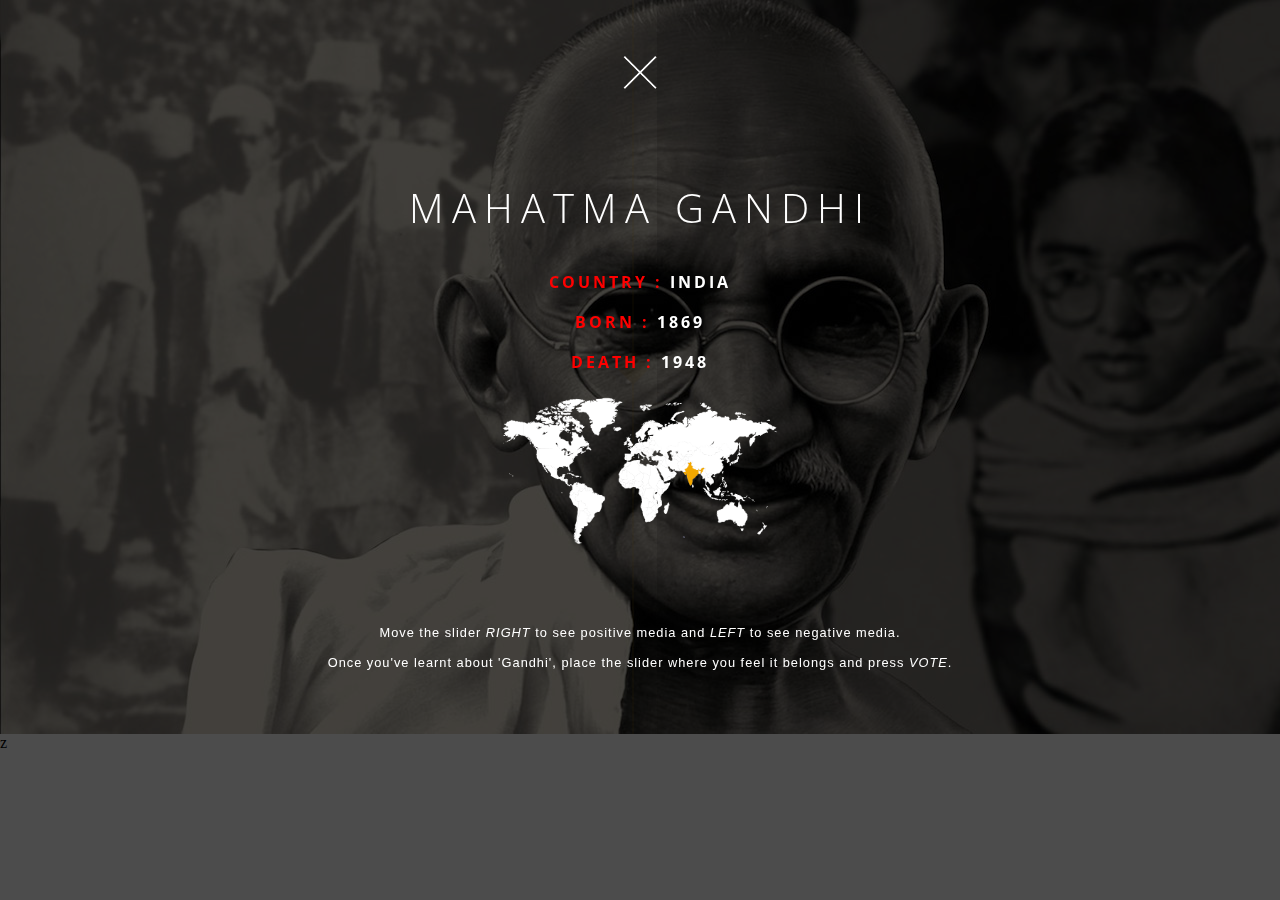
<file: OnlyHuman/index.html>
<!DOCTYPE HTML>
<html>
<head>
	<title>Only Human</title>
	<meta http-equiv="Content-Type" content="text/html; charset=UTF-8">
	<link rel="stylesheet" href="css/style.css"/>
	<link href='https://fonts.googleapis.com/css?family=Open+Sans' rel='stylesheet' type='text/css'>


</head>	

<body>





	<div id="container">
 	<div><img alt="before" src="assets/gandhi_good.jpg" width="1313" height="734">

 	</div>
 	<div><img alt="after" src="assets/gandhi_bad.jpg" width="1313" height="734" /></div>
	</div>

	

	<div id="lightbox" style="background-image: url('assets/overlay.png')">
	<div id="close" width="100%"><img src="assets/close.png"></div>
	<h1>MAHATMA GANDHI</h1>
	<span style="color:red">COUNTRY : </span><span>INDIA</span><br>

    <span style="color:red">BORN : </span><span>1869</span><br>
    <span style="color:red">DEATH : </span><span>1948</span><br></br>
    <div id="map" width="100%"><img src="assets/indiamap.png"></div>

    <div id="instructions">Move the slider <i>RIGHT</i> to see positive media and <i>LEFT</i> to see negative media.<br>Once you've learnt about 'Gandhi', place the slider where you feel it belongs and press <i>VOTE</i>.</div>


    
    
	</div>


	<script type="text/javascript" src="js/jquery-1.6.1.min.js"></script>
	<script type="text/javascript" src="js/jquery-ui-1.8.13.custom.min.js"></script>
	<script type="text/javascript" src="js/jquery.beforeafter-1.4.js"></script>
	
	<script type="text/javascript">

		$(function(){
		$('#container').beforeAfter();
		});

		$('#close').live('click', function() { //must use live, as the lightbox element is inserted into the DOM
		$('#lightbox').fadeOut(500);

		});





 	</script>z






</body>
</html>
</file>
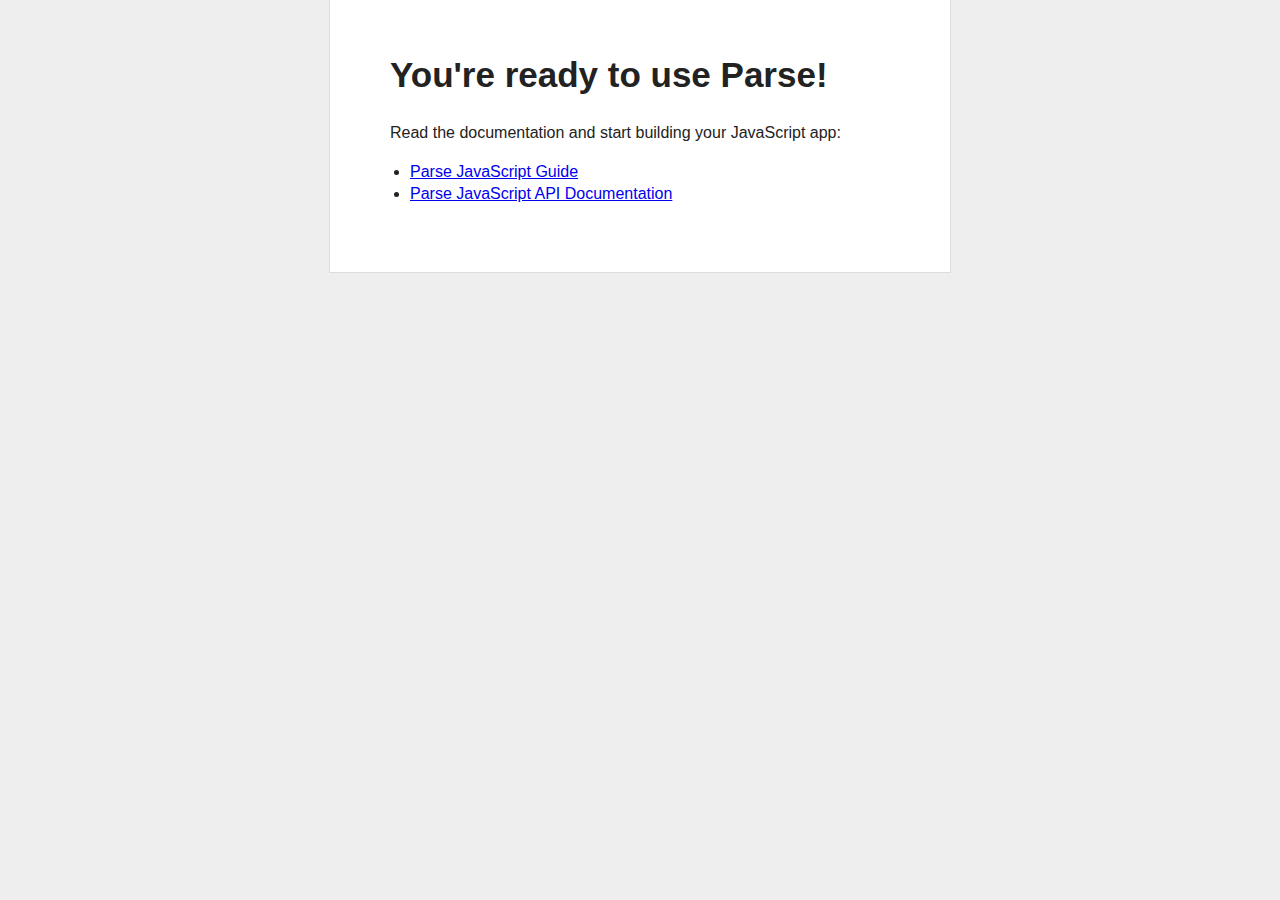
<file: final/parse-js-blank/index.html>
<!doctype html>
<head>
  <meta charset="utf-8">

  <title>My Parse App</title>
  <meta name="description" content="My Parse App">
  <meta name="viewport" content="width=device-width">
  <link rel="stylesheet" href="css/reset.css">
  <link rel="stylesheet" href="css/styles.css">
  <script type="text/javascript" src="http://ajax.googleapis.com/ajax/libs/jquery/1.7.2/jquery.min.js"></script>
  <script type="text/javascript" src="http://www.parsecdn.com/js/parse-latest.js"></script>
</head>

<body>
  
  <div id="main">
    <h1>You're ready to use Parse!</h1>

    <p>Read the documentation and start building your JavaScript app:</p>

    <ul>
      <li><a href="https://www.parse.com/docs/js_guide">Parse JavaScript Guide</a></li>
      <li><a href="https://www.parse.com/docs/js">Parse JavaScript API Documentation</a></li>
    </ul>

    <div style="display:none" class="error">
      Looks like there was a problem saving the test object. Make sure you've set your application ID and javascript key correctly in the call to <code>Parse.initialize</code> in this file.
    </div>

    <div style="display:none" class="success">
      <p>We've also just created your first object using the following code:</p>
      
        <code>
          var TestObject = Parse.Object.extend("TestObject");<br/>
          var testObject = new TestObject();<br/>
          testObject.save({foo: "bar"});
        </code>
    </div>
  </div>

  <script type="text/javascript">
    Parse.initialize("3t6lItJqcBbUZ6tLjBfACmO3fuIr7OeyfkS3W5x4", "C1TunX9QeYKA5Q4VSD5eiZvVJQPAZ7Stg17S8RNH");
    
   
      }
    });
  </script>
  
</body>

</html>
</file>
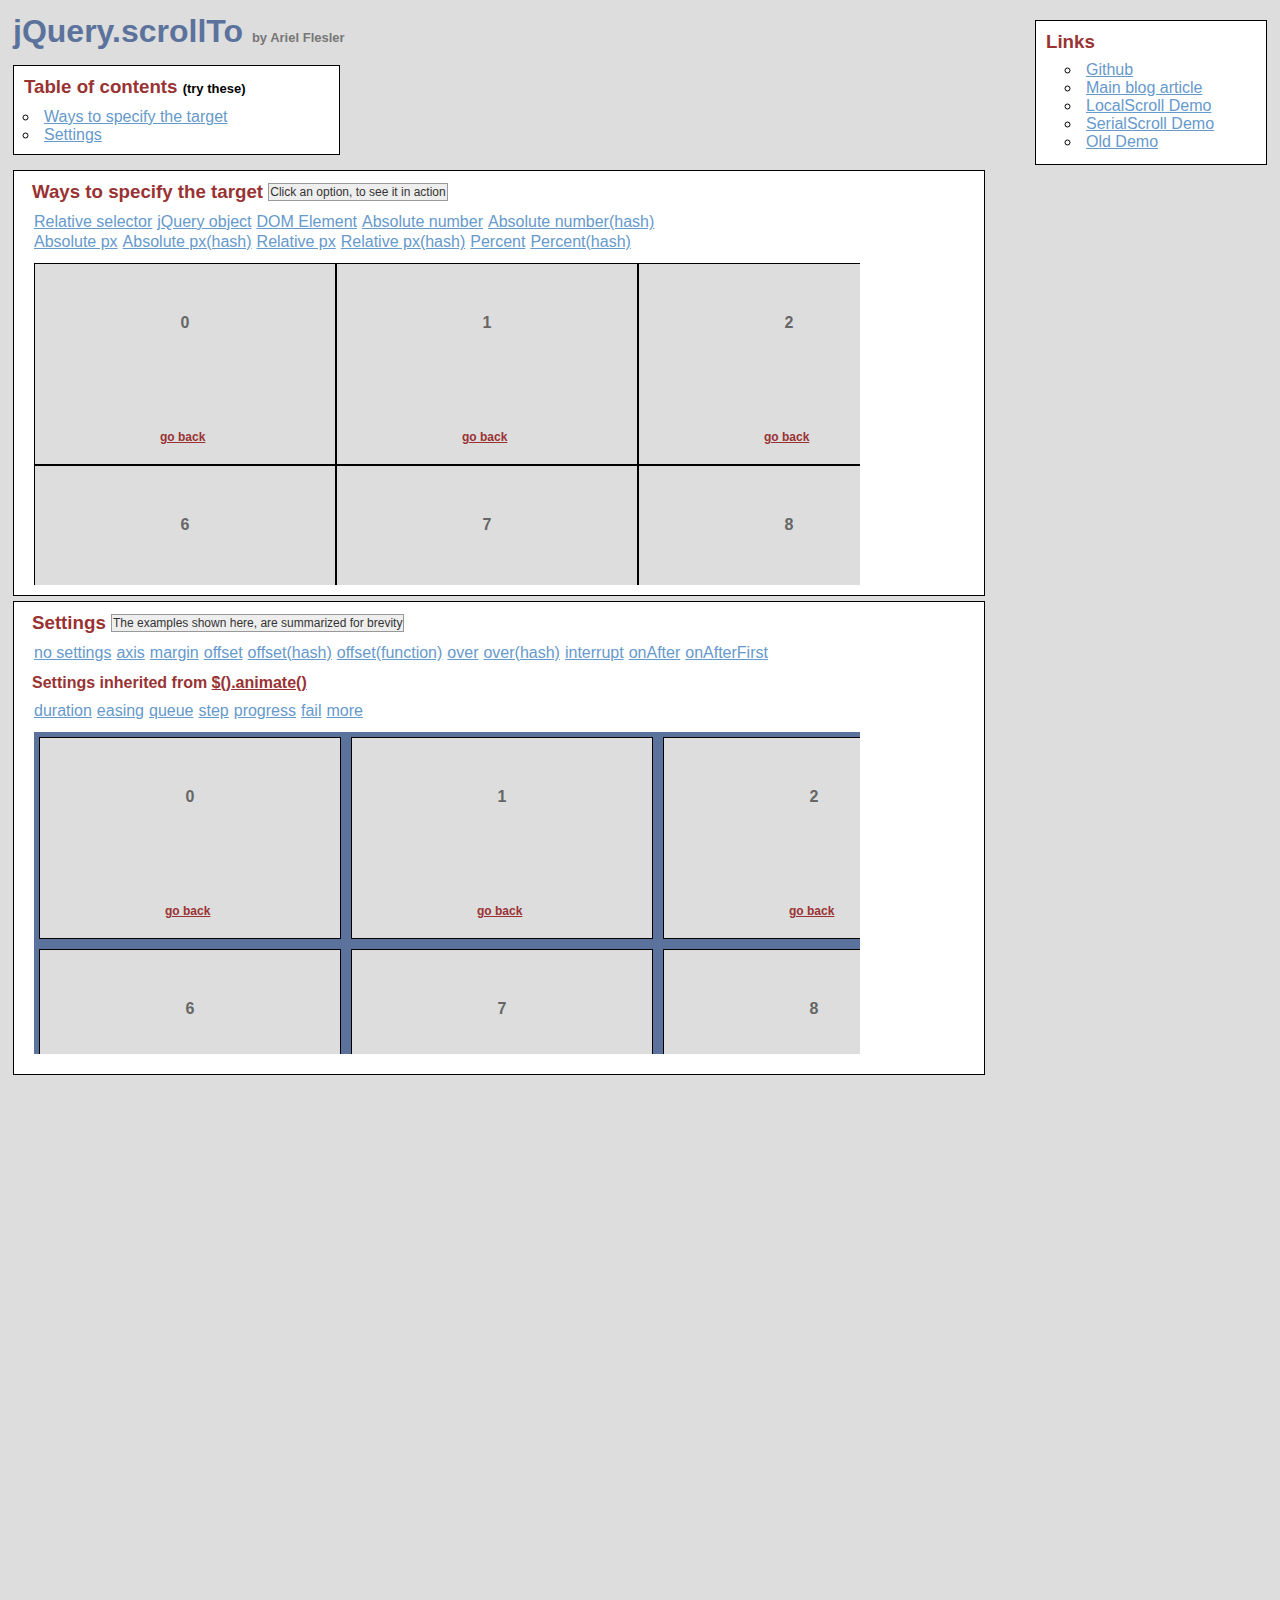
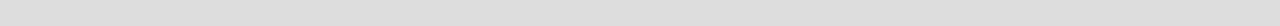
<file: OnlyHuman/js/jquery.scrollTo-master/demo/index.html>
<!DOCTYPE html PUBLIC "-//W3C//DTD XHTML 1.0 Transitional//EN" "http://www.w3.org/TR/xhtml1/DTD/xhtml1-transitional.dtd">
<html xmlns="http://www.w3.org/1999/xhtml">
<head>
	<meta http-equiv="Content-Type" content="text/html; charset=iso-8859-1" />
	<title>jQuery.scrollTo</title>
	<meta name="keywords" content="javascript, jquery, plugins, scroll, scrollTo, smooth, animation, to, effect, ariel, flesler, window, overflow, element, navigation, customizable" />
	<meta name="description" content="Demo of jQuery.scrollTo. Lightweight, cross-browser and highly customizable animated scrolling with jQuery, made by Ariel Flesler." />
	<meta name="robots" content="index,follow" />
	<link type="text/css" rel="stylesheet" href="css/style.css" />
	<script type="text/javascript" src="https://ajax.googleapis.com/ajax/libs/jquery/1.8.0/jquery.min.js"></script>
	<script type="text/javascript" src="../jquery.scrollTo.min.js"></script>
	<script type="text/javascript">
		jQuery(function( $ ){
			/**
			 * Demo binding and preparation, no need to read this part
			 */
				//borrowed from jQuery easing plugin
				//http://gsgd.co.uk/sandbox/jquery.easing.php
				$.easing.elasout = function(x, t, b, c, d) {
					var s=1.70158;var p=0;var a=c;
					if (t==0) return b;  if ((t/=d)==1) return b+c;  if (!p) p=d*.3;
					if (a < Math.abs(c)) { a=c; var s=p/4; }
					else var s = p/(2*Math.PI) * Math.asin (c/a);
					return a*Math.pow(2,-10*t) * Math.sin( (t*d-s)*(2*Math.PI)/p ) + c + b;
				};
				$('a.back').click(function() {
					$(this).parents('div.pane').scrollTo(0, 800, { queue:true });
					$(this).parents('div.section').find('span.message').text( this.title);
					return false;
				});
				//just for the example, to stop the click on the links.
				$('ul.links').click(function(e){
					var link = e.target;
					if (link.target === '_blank') {
						return;
					}
					e.preventDefault();
					link.blur();
					if (link.title) {
						$(this).parent().find('span.message').text(link.title);
					}
				});
			
			// This one is important, many browsers don't reset scroll on refreshes
			// Reset all scrollable panes to (0,0)
			$('div.pane').scrollTo(0);
			// Reset the screen to (0,0)
			$.scrollTo(0);
			
			// TOC, shows how to scroll the whole window
			$('#toc a').click(function() {//$.scrollTo works EXACTLY the same way, but scrolls the whole screen
				$.scrollTo(this.hash, 1500, { easing:'elasout' });
				$(this.hash).find('span.message').text(this.title);
				return false;
			});
			
			// Target examples bindings
			var $target = $('#pane-target');
			$('#target-examples a').click(function() {
				$target.stop(true);
			});

			$('#relative-selector').click(function() {
				$target.scrollTo('li:eq(7)', 800);
			});
			$('#jquery-object').click(function() {
				$target.scrollTo($('#pane-target li:eq(14)') , 800);
			});
			$('#dom-element').click(function() {
				$target.scrollTo(document.getElementById('twenty'), 800);
			});
			$('#absolute-number').click(function() {
				$target.scrollTo(150, 800);
			});
			$('#absolute-number-hash').click(function() {
				$target.scrollTo({ top:800, left:700}, 800);
			});
			$('#absolute-px').click(function() {
				$target.scrollTo('520px', 800);
			});
			$('#absolute-px-hash').click(function() {
				$target.scrollTo({top:'110px', left:'290px'}, 800);
			});
			$('#relative-px').click(function() {
				$target.scrollTo('+=100', 500);
			});
			$('#relative-px-hash').click(function() {				
				$target.scrollTo({top:'-=100px', left:'+=100'}, 500);
			});
			$('#percentage-px').click(function() {				
				$target.scrollTo('50%', 800);
			});
			$('#percentage-px-hash').click(function() {				
				$target.scrollTo({top:'50%', left:'20%'}, 800);
			});
			
			// Settings examples bindings, they will all scroll to the same place, with different settings
			var $settings = $('#pane-settings');
			$('#settings-examples a').click(function() {
				// before each animation, reset to (0,0), skip this.
				$settings.stop(true).scrollTo(0);
			});
			
			$('#settings-no').click(function() {
				$settings.scrollTo('li:eq(15)', 1000);
			});
			$('#settings-axis').click(function() {// only scroll horizontally
				$settings.scrollTo('li:eq(15)', 1000, { axis:'x' });
			});
			$('#settings-duration').click(function() {// it's the same as specifying it in the 2nd argument
				$settings.scrollTo('li:eq(15)', { duration: 3000 });
			});
			$('#settings-easing').click(function() {
				$settings.scrollTo('li:eq(15)', 2500, { easing:'elasout' });
			});
			$('#settings-margin').click(function() {//scroll to the "outer" position of the element
				$settings.scrollTo('li:eq(15)', 1000, { margin:true });
			});
			$('#settings-offset').click(function() {//same as { top:-50, left:-50 }
				$settings.scrollTo('li:eq(15)', 1000, { offset:-50 });
			});
			$('#settings-offset-hash').click(function() {
				$settings.scrollTo('li:eq(15)', 1000, { offset:{ top:-5, left:-30 } });
			});
			$('#settings-offset-function').click(function() {
				$settings.scrollTo('li:eq(15)', 1000, {offset: function() { return {top:-30, left:-5}; }});
			});
			$('#settings-over').click(function() {//same as { top:-50, left:-50 }
				$settings.scrollTo('li:eq(15)', 1000, { over:0.5 });
			});
			$('#settings-over-hash').click(function() {
				$settings.scrollTo('li:eq(15)', 1000, { over:{ top:0.2, left:-0.5 } });
			});
			$('#settings-interrupt').click(function() {
				$settings.scrollTo('li:eq(15)', 10000, { interrupt:true });
			});
			$('#settings-queue').click(function() {//in this case, having 'axis' as 'xy' or 'yx' matters.
				$settings.scrollTo('li:eq(15)', 2000, { queue:true });
			});
			$('#settings-onAfter').click(function() {
				$settings.scrollTo('li:eq(15)', 2000, { 
					onAfter:function() {
						$('#settings-message').text('Got there!');
					}
				});
			});
			$('#settings-onAfterFirst').click(function() {//onAfterFirst exists only when queuing
				$settings.scrollTo('li:eq(15)', 1600, { 
					queue:true,
					onAfterFirst:function() {
						$('#settings-message').text('Got there horizontally!');
					},
					onAfter:function() {
						$('#settings-message').text('Got there vertically!');
					}
				});
			});
			$('#settings-step').click(function() {
				$settings.scrollTo('li:eq(15)', 2000, {step:function(now) {
					$('#settings-message').text(now.toFixed(2));
				}});
			});
			$('#settings-progress').click(function() {
				$settings.scrollTo('li:eq(15)', 2000, {progress:function(_, now) {
					$('#settings-message').text(Math.round(now*100) + '%');
				}});
			});
			$('#settings-fail').click(function() {
				$settings.scrollTo('li:eq(15)', 10000, {interrupt:true, fail:function() {
					$('#settings-message').text('Scroll interrupted!');
				}});
			});
		});
	</script>
</head>
<body>
	<h1>jQuery.scrollTo&nbsp;<strong>by Ariel Flesler</strong></h1>
	
	<div id="toc" class="part">
		<h3>Table of contents&nbsp;<strong>(try these)</strong></h3>
		<ul>
			<li><a title="$.scrollTo('#target-examples', 800, {easing:'elasout'});" href="#target-examples">Ways to specify the target</a></li>
			<li><a title="$.scrollTo('#settings-examples', 800, {easing:'elasout'});" href="#settings-examples">Settings</a></li>
		</ul>
	</div>
	
	<div id="links" class="part">
		<h3>Links</h3>
		<ul>
			<li><a target="_blank" href="https://github.com/flesler/jquery.scrollTo">Github</a></li>
			<li><a target="_blank" href="http://flesler.blogspot.com/2007/10/jqueryscrollto.html">Main blog article</a></li>
			<li><a target="_blank" href="http://demos.flesler.com/jquery/localScroll/">LocalScroll Demo</a></li>
			<li><a target="_blank" href="http://demos.flesler.com/jquery/serialScroll/">SerialScroll Demo</a></li>
			<li><a target="_blank" href="index.old.html">Old Demo</a></li>
		</ul>
	</div>
	<div id="target-examples" class="section part">
		<h3>Ways to specify the target&nbsp;<span id="target-message" class="message">Click an option, to see it in action</span></h3>
		<ul class="links">
			<li><a title="$(...).scrollTo('li:eq(7)', 800);" id="relative-selector" href="#">Relative selector</a></li>
			<li><a title="$(...).scrollTo($('div li:eq(14)'), 800);" id="jquery-object" href="#">jQuery object</a></li>
			<li><a title="$(...).scrollTo(document.getElementById('twenty'), 800);" id="dom-element" href="#">DOM Element</a></li>
			<li><a title="$(...).scrollTo(150, 800);" id="absolute-number" href="#">Absolute number</a></li>
			<li><a title="$(...).scrollTo({ top:800, left:700}, 800);" id="absolute-number-hash" href="#">Absolute number(hash)</a></li>
		</ul>
		<ul class="links">
			<li><a title="$(...).scrollTo('520px', 800);" id="absolute-px" href="#">Absolute px</a></li>
			<li><a title="$(...).scrollTo({top:'110px', left:'290px'}, 800);" id="absolute-px-hash" href="#">Absolute px(hash)</a></li>
			<li><a title="$(...).scrollTo('+=100px', 800);" id="relative-px" href="#">Relative px</a></li>
			<li><a title="$(...).scrollTo({top:'-=100px', left:'+=100'}, 800);" id="relative-px-hash" href="#">Relative px(hash)</a></li>
			<li><a title="$(...).scrollTo('50%', 800);" id="percentage-px" href="#">Percent</a></li>
			<li><a title="$(...).scrollTo({top:'50%', left:'20%'}, 800);" id="percentage-px-hash" href="#">Percent(hash)</a></li>
		</ul>
		<div id="pane-target" class="pane">
			<ul class="elements" style="height:1011px; width:1820px;">
				<li><p>0</p><a href="#" title="$(...).scrollTo(0, 800, {queue:true});" class="back">go back</a></li><li><p>1</p><a href="#" title="$(...).scrollTo(0, 800, {queue:true});" class="back">go back</a></li><li><p>2</p><a href="#" title="$(...).scrollTo(0, 800, {queue:true});" class="back">go back</a></li><li><p>3</p><a href="#" title="$(...).scrollTo(0, 800, {queue:true});" class="back">go back</a></li><li><p>4</p><a href="#" title="$(...).scrollTo(0, 800, {queue:true});" class="back">go back</a></li><li><p>5</p><a href="#" title="$(...).scrollTo(0, 800, {queue:true});" class="back">go back</a></li><li><p>6</p><a href="#" title="$(...).scrollTo(0, 800, {queue:true});" class="back">go back</a></li><li><p>7</p><a href="#" title="$(...).scrollTo(0, 800, {queue:true});" class="back">go back</a></li><li><p>8</p><a href="#" title="$(...).scrollTo(0, 800, {queue:true});" class="back">go back</a></li><li><p>9</p><a href="#" title="$(...).scrollTo(0, 800, {queue:true});" class="back">go back</a></li><li><p>10</p><a href="#" title="$(...).scrollTo(0, 800, {queue:true});" class="back">go back</a></li><li><p>11</p><a href="#" title="$(...).scrollTo(0, 800, {queue:true});" class="back">go back</a></li><li><p>12</p><a href="#" title="$(...).scrollTo(0, 800, {queue:true});" class="back">go back</a></li><li><p>13</p><a href="#" title="$(...).scrollTo(0, 800, {queue:true});" class="back">go back</a></li><li><p>14</p><a href="#" title="$(...).scrollTo(0, 800, {queue:true});" class="back">go back</a></li><li><p>15</p><a href="#" title="$(...).scrollTo(0, 800, {queue:true});" class="back">go back</a></li><li><p>16</p><a href="#" title="$(...).scrollTo(0, 800, {queue:true});" class="back">go back</a></li><li><p>17</p><a href="#" title="$(...).scrollTo(0, 800, {queue:true});" class="back">go back</a></li><li><p>18</p><a href="#" title="$(...).scrollTo(0, 800, {queue:true});" class="back">go back</a></li><li><p>19</p><a href="#" title="$(...).scrollTo(0, 800, {queue:true});" class="back">go back</a></li><li id="twenty"><p>20</p><a href="#" title="$(...).scrollTo(0, 800, {queue:true});" class="back">go back</a></li><li><p>21</p><a href="#" title="$(...).scrollTo(0, 800, {queue:true});" class="back">go back</a></li><li><p>22</p><a href="#" title="$(...).scrollTo(0, 800, {queue:true});" class="back">go back</a></li><li><p>23</p><a href="#" title="$(...).scrollTo(0, 800, {queue:true});" class="back">go back</a></li><li><p>24</p><a href="#" title="$(...).scrollTo(0, 800, {queue:true});" class="back">go back</a></li><li><p>25</p><a href="#" title="$(...).scrollTo(0, 800, {queue:true});" class="back">go back</a></li><li><p>26</p><a href="#" title="$(...).scrollTo(0, 800, {queue:true});" class="back">go back</a></li><li><p>27</p><a href="#" title="$(...).scrollTo(0, 800, {queue:true});" class="back">go back</a></li><li><p>28</p><a href="#" title="$(...).scrollTo(0, 800, {queue:true});" class="back">go back</a></li><li><p>29</p><a href="#" title="$(...).scrollTo(0, 800, {queue:true});" class="back">go back</a></li>
			</ul>
		</div>
	</div>
	<div id="settings-examples" class="section part">
		<h3>Settings&nbsp;<span id="settings-message" class="message">The examples shown here, are summarized for brevity</span></h3>
		<ul class="links">
			<li><a title="$(...).scrollTo('li:eq(15)', 1000);" id="settings-no" href="#">no settings</a></li>
			<li><a title="$(...).scrollTo('li:eq(15)', 1000, {axis:'x'});//only scroll on this axis (can be x, y, xy or yx)" id="settings-axis" href="#">axis</a></li>
			<li><a title="$(...).scrollTo('li:eq(15)', 1000, {margin:true});//deduct the margin and border from the final position" id="settings-margin" href="#">margin</a></li>
			<li><a title="$(...).scrollTo('li:eq(15)', 1000, {offset:-50});//add or deduct from the final position" id="settings-offset" href="#">offset</a></li>
			<li><a title="$(...).scrollTo('li:eq(15)', 1000, {offset: {top:-5, left:-30} });" id="settings-offset-hash" href="#">offset(hash)</a></li>
			<li><a title="$(...).scrollTo('li:eq(15)', 1000, {offset: function() { return {top:-30, left:-5}; }});" id="settings-offset-function" href="#">offset(function)</a></li>
			<li><a title="$(...).scrollTo('li:eq(15)', 1000, {over:0.5});//add or deduct a fraction of its height/width" id="settings-over" href="#">over</a></li>
			<li><a title="$(...).scrollTo('li:eq(15)', 1000, {over:{top:0.2, left:-0.5});" id="settings-over-hash" href="#">over(hash)</a></li>
			<li><a title="Scroll manually to interrupt the animation" id="settings-interrupt" href="#">interrupt</a></li>
			<li><a title="$(...).scrollTo('li:eq(15)', 1600, {onAfter:function() { } });//called after the scrolling ends" id="settings-onAfter" href="#">onAfter</a></li>
			<li><a title="$(...).scrollTo('li:eq(15)', 1600, {queue:true, onAfterFirst:function() { } });//called after the first axis scrolled" id="settings-onAfterFirst" href="#">onAfterFirst</a></li>
		</ul>
		<h4>Settings inherited from <a href="http://api.jquery.com/animate/#animate-properties-options" target="_blank">$().animate()</a></h4>
		<ul class="links">
			<li><a title="$(...).scrollTo('li:eq(15)', {duration:3000});//another way of calling the plugin" id="settings-duration" href="#">duration</a></li>
			<li><a title="$(...).scrollTo('li:eq(15)', 2500, {easing:'elasout'});//specify an easing equation" id="settings-easing" href="#">easing</a></li>
			<li><a title="$(...).scrollTo('li:eq(15)', 1600, {queue:true});//scroll one axis, then the other" id="settings-queue" href="#">queue</a></li>
			<li><a title="$(...).scrollTo('li:eq(15)', 2500, {step:function() { }'});//specify a step function" id="settings-step" href="#">step</a></li>
			<li><a title="$(...).scrollTo('li:eq(15)', 2500, {progress:function() { }'});//specify a progress function" id="settings-progress" href="#">progress</a></li>
			<li><a title="Scroll manually to interrupt and trigger the callback" id="settings-fail" href="#">fail</a></li>
			<li><a href="http://api.jquery.com/animate/#animate-properties-options" target="_blank">more</a></li>
		</ul>
		<div id="pane-settings" class="pane">
			<ul class="elements" style="height:1062px;width:1877px;">
				<li><p>0</p><a href="#" title="$(...).scrollTo(0, 800, {queue:true});" class="back">go back</a></li><li><p>1</p><a href="#" title="$(...).scrollTo(0, 800, {queue:true});" class="back">go back</a></li><li><p>2</p><a href="#" title="$(...).scrollTo(0, 800, {queue:true});" class="back">go back</a></li><li><p>3</p><a href="#" title="$(...).scrollTo(0, 800, {queue:true});" class="back">go back</a></li><li><p>4</p><a href="#" title="$(...).scrollTo(0, 800, {queue:true});" class="back">go back</a></li><li><p>5</p><a href="#" title="$(...).scrollTo(0, 800, {queue:true});" class="back">go back</a></li><li><p>6</p><a href="#" title="$(...).scrollTo(0, 800, {queue:true});" class="back">go back</a></li><li><p>7</p><a href="#" title="$(...).scrollTo(0, 800, {queue:true});" class="back">go back</a></li><li><p>8</p><a href="#" title="$(...).scrollTo(0, 800, {queue:true});" class="back">go back</a></li><li><p>9</p><a href="#" title="$(...).scrollTo(0, 800, {queue:true});" class="back">go back</a></li><li><p>10</p><a href="#" title="$(...).scrollTo(0, 800, {queue:true});" class="back">go back</a></li><li><p>11</p><a href="#" title="$(...).scrollTo(0, 800, {queue:true});" class="back">go back</a></li><li><p>12</p><a href="#" title="$(...).scrollTo(0, 800, {queue:true});" class="back">go back</a></li><li><p>13</p><a href="#" title="$(...).scrollTo(0, 800, {queue:true});" class="back">go back</a></li><li><p>14</p><a href="#" title="$(...).scrollTo(0, 800, {queue:true});" class="back">go back</a></li><li><p>15</p><a href="#" title="$(...).scrollTo(0, 800, {queue:true});" class="back">go back</a></li><li><p>16</p><a href="#" title="$(...).scrollTo(0, 800, {queue:true});" class="back">go back</a></li><li><p>17</p><a href="#" title="$(...).scrollTo(0, 800, {queue:true});" class="back">go back</a></li><li><p>18</p><a href="#" title="$(...).scrollTo(0, 800, {queue:true});" class="back">go back</a></li><li><p>19</p><a href="#" title="$(...).scrollTo(0, 800, {queue:true});" class="back">go back</a></li><li><p>20</p><a href="#" title="$(...).scrollTo(0, 800, {queue:true});" class="back">go back</a></li><li><p>21</p><a href="#" title="$(...).scrollTo(0, 800, {queue:true});" class="back">go back</a></li><li><p>22</p><a href="#" title="$(...).scrollTo(0, 800, {queue:true});" class="back">go back</a></li><li><p>23</p><a href="#" title="$(...).scrollTo(0, 800, {queue:true});" class="back">go back</a></li><li><p>24</p><a href="#" title="$(...).scrollTo(0, 800, {queue:true});" class="back">go back</a></li><li><p>25</p><a href="#" title="$(...).scrollTo(0, 800, {queue:true});" class="back">go back</a></li><li><p>26</p><a href="#" title="$(...).scrollTo(0, 800, {queue:true});" class="back">go back</a></li><li><p>27</p><a href="#" title="$(...).scrollTo(0, 800, {queue:true});" class="back">go back</a></li><li><p>28</p><a href="#" title="$(...).scrollTo(0, 800, {queue:true});" class="back">go back</a></li><li><p>29</p><a href="#" title="$(...).scrollTo(0, 800, {queue:true});" class="back">go back</a></li>
			</ul>
		</div>
	</div>
</body>
</html>
</file>
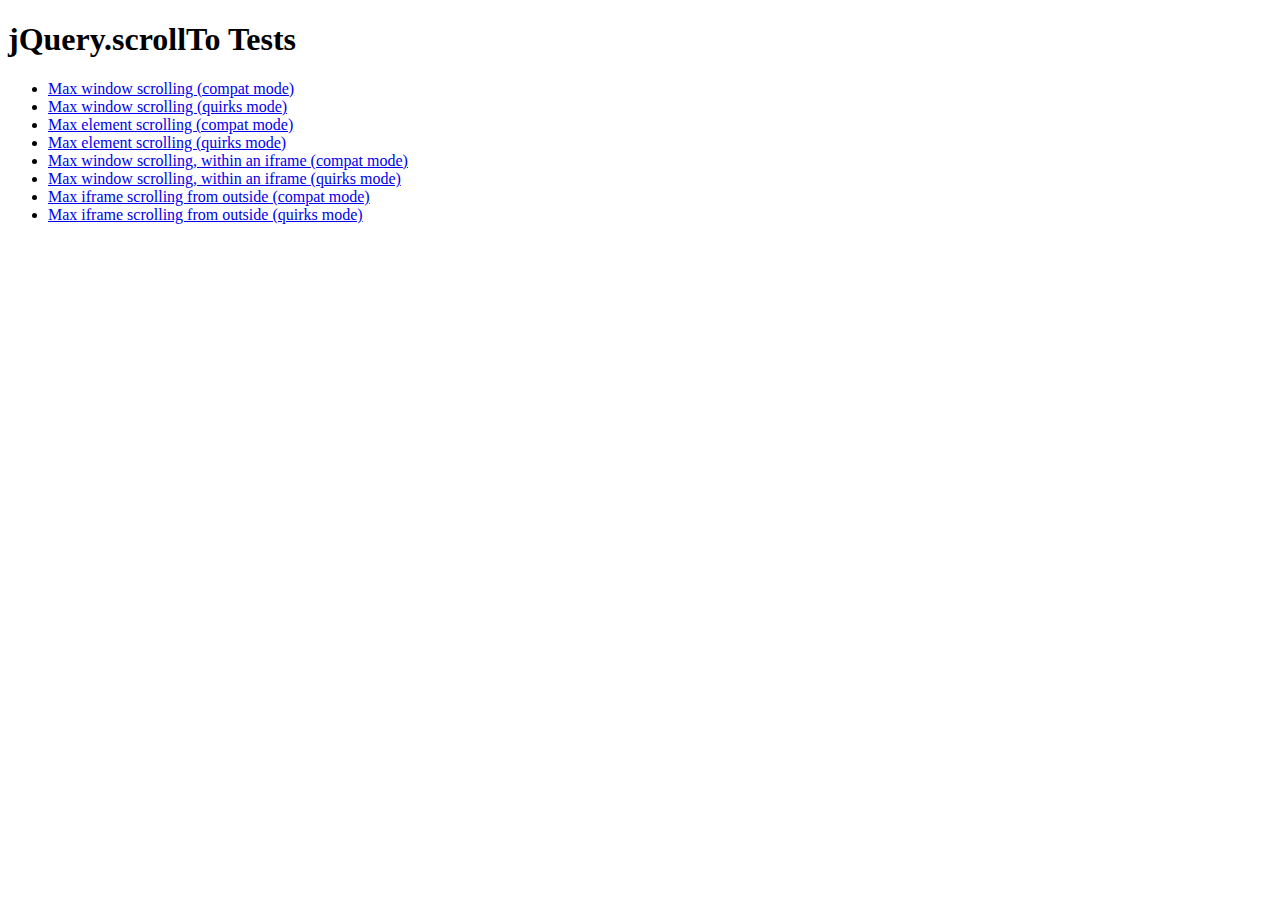
<file: OnlyHuman/js/jquery.scrollTo-master/tests/index.html>
<!DOCTYPE html PUBLIC "-//W3C//DTD XHTML 1.0 Transitional//EN" "http://www.w3.org/TR/xhtml1/DTD/xhtml1-transitional.dtd">
<html xmlns="http://www.w3.org/1999/xhtml">
<head>
	<meta http-equiv="Content-Type" content="text/html; charset=iso-8859-1" />
	<title>jQuery.scrollTo Tests</title>
	<meta name="keywords" content="javascript, jquery, plugins, scroll, scrollTo, smooth, animation, to, effect, ariel, flesler, window, overflow, element, navigation, customizable" />
	<meta name="description" content="Tests for jQuery ScrollTo. Made by Ariel Flesler." />
	<meta name="robots" content="index,follow" />
</head>
<body>
	<h1>jQuery.scrollTo Tests</h1>
	
	<ul>
		<li><a href="WinMaxY-compat.html">Max window scrolling (compat mode)</a></li>
		<li><a href="WinMaxY-quirks.html">Max window scrolling (quirks mode)</a></li>
		<li><a href="ElemMaxY-compat.html">Max element scrolling (compat mode)</a></li>
		<li><a href="ElemMaxY-quirks.html">Max element scrolling (quirks mode)</a></li>
		<li><a href="WinMaxY-with-iframe-compat.html">Max window scrolling, within an iframe (compat mode)</a></li>
		<li><a href="WinMaxY-with-iframe-quirks.html">Max window scrolling, within an iframe (quirks mode)</a></li>
		<li><a href="WinMaxY-to-iframe-compat.html">Max iframe scrolling from outside (compat mode)</a></li>
		<li><a href="WinMaxY-to-iframe-quirks.html">Max iframe scrolling from outside (quirks mode)</a></li>
	</ul>
</body>
</html>
</file>
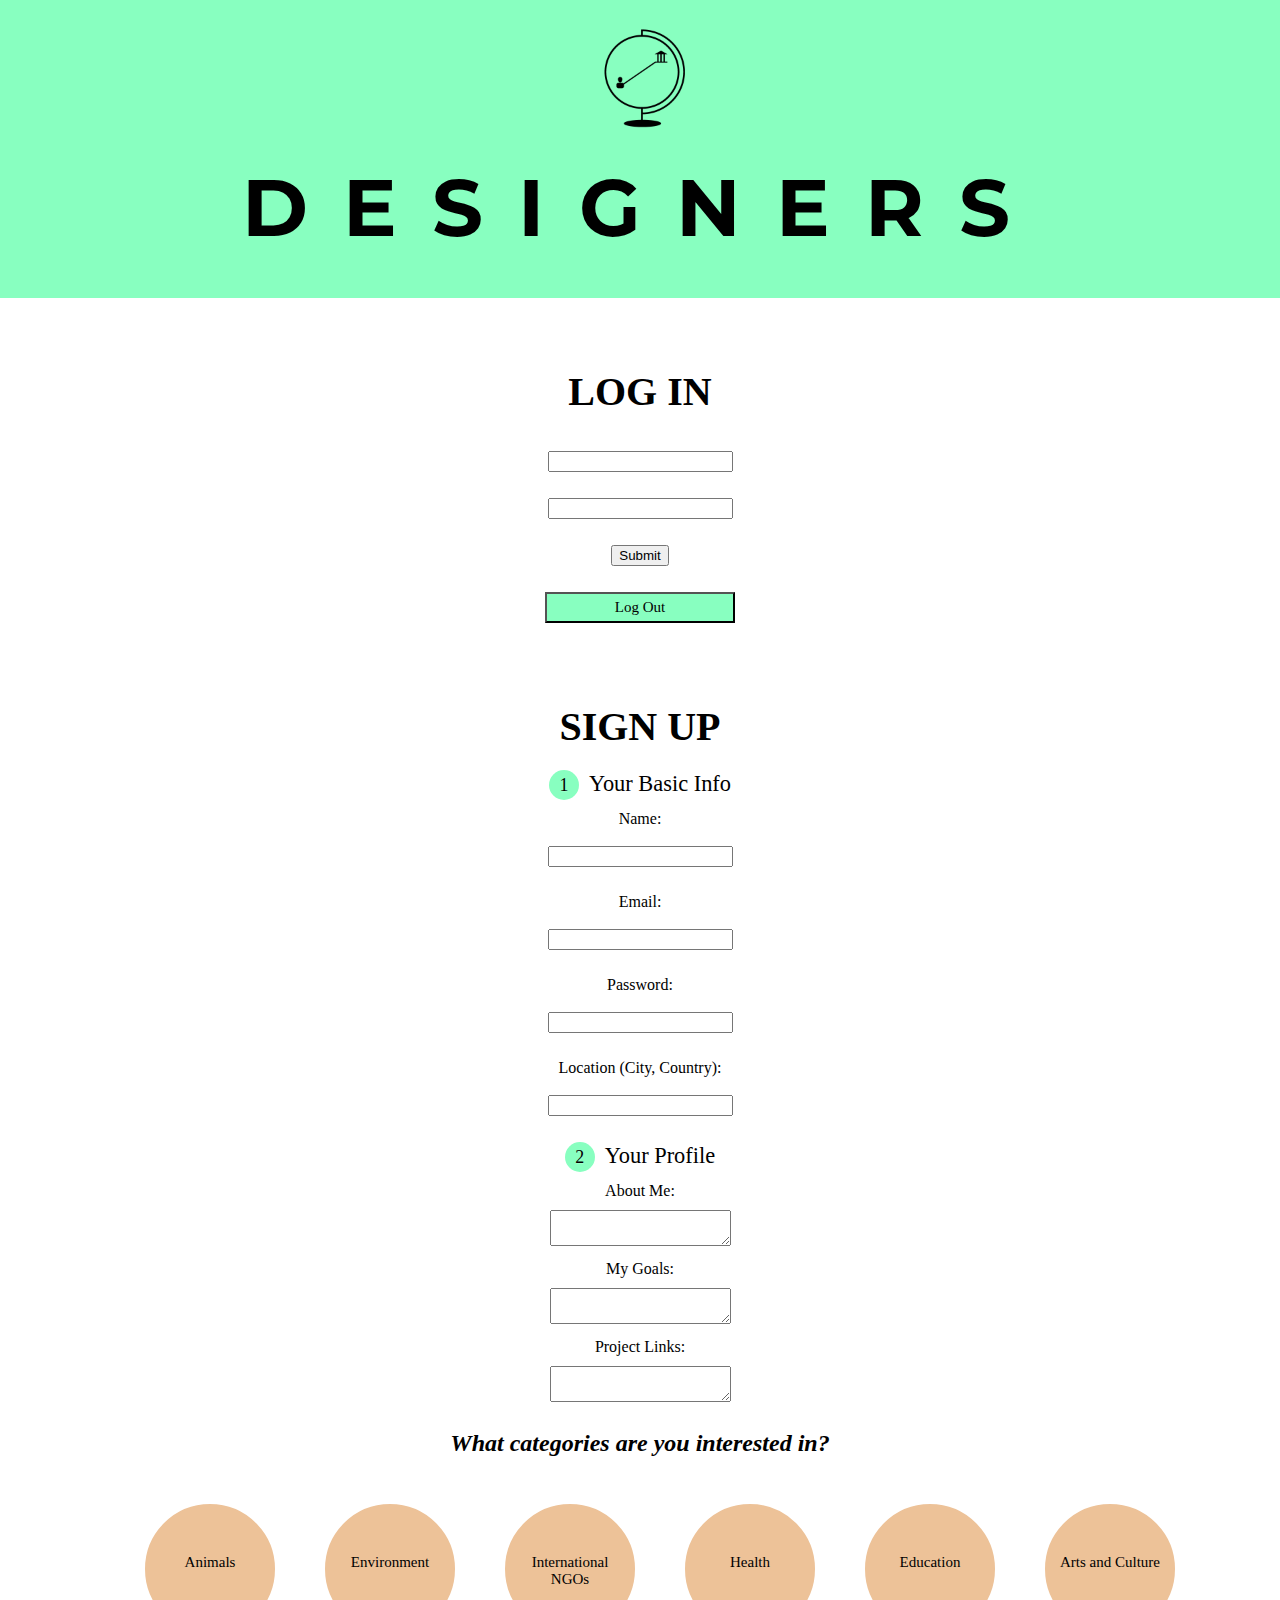
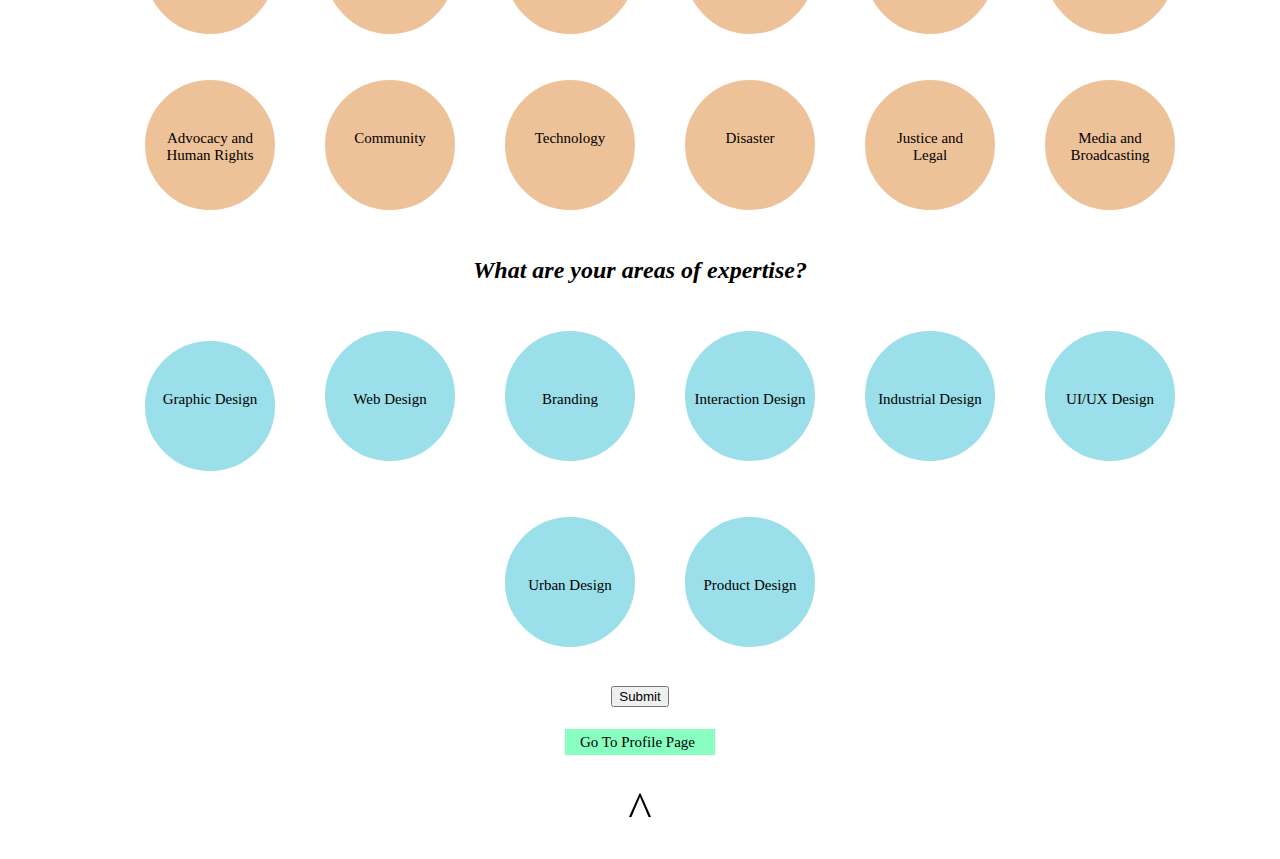
<file: final/designer.html>
<!DOCTYPE html>
<html>
<head>

	<title>Designers</title>
	<link rel="stylesheet" type="text/css" href="css/setup.css">
  <script type="text/javascript" src="http://ajax.googleapis.com/ajax/libs/jquery/1.7.2/jquery.min.js"></script>
  <script type="text/javascript" src="http://www.parsecdn.com/js/parse-latest.js"></script>


</head>

<body>


	<header id="header">
		<center><a href="index.html"><img src="images/enhance.png" width="100px"></a></center>
		<h1>Designers</h1>

	</header>

  <div id="current-user"></div>

<center>
  <h2>Log In</h2>
  <form id="login">
    <p><input id="login-name" type="text"></p>
    <p><input id="login-password" type="password"></p>
    <p><a href="desprofile.html"><input id="login-submit" type="submit"></a></p>
  </form>

  
  <div>
    <button id="logout">Log Out</button>
  </div>

</center>
	


		<center>
		<form id="signup">
          <h2>Sign Up</h2>
          <legend><span class="number">1 </span>Your Basic Info</legend>
          <label for="name">Name:</label>
          <p><input type="text" id="signup-name" name="user_name"></p>
          
          <label for="mail">Email:</label>
          <p><input type="email" id="signup-email" name="user_email"></p>
          
          <label for="password">Password:</label>
          <p><input type="password" id="signup-password" name="user_password"></p>

          <label for="loc">Location (City, Country):</label>
        	<p><input type="loc" id="signup-loc" name="user_loc"></p>
         
          
        
        
        
          <legend><span class="number">2 </span>Your Profile</legend>
          <label for="bio">About Me:</label>
          <textarea id="bio" name="user_bio"></textarea>
          <label for="goals">My Goals:</label>
          <textarea id="goals" name="user_goals"></textarea>
          <label for="links">Project Links:</label>
          <textarea id="links" name="user_links"></textarea>
         
    	</center>
        
	</div>




	<div id="areasofinterest">
		<h3>What categories are you interested in?</h3>


		<center>


		<ul>

			

			<li id="circle1"><p>Animals<br> </br></p><!-- <img src="images/animals.png" width="130px" --></li>
			<li id="circle2"><p>Environment<br> </br></p><!-- <img src="images/environment.png" width="130px"> --></li>
			<li id="circle3"><p>International <br>NGOs</br></p><!-- <img src="images/internationalngos.png" width="130px"> --></li>
			<li id="circle4"><p>Health<br> </br></p><!-- <img src="images/health.png" width="130px"> --></li>
			<li id="circle5"><p>Education<br> </br></p><!-- <img src="images/education.png" width="130px"> --></li>
			<li id="circle6"><p>Arts and Culture<br> </br></p><!-- <img src="images/artsculture.png" width="130px"> --></li>
			<li id="circle7"><p>Advocacy and <br>Human Rights</br></p><!-- <img src="images/aandhr.png" width="130px"> --></li>
			<li id="circle8"><p>Community<br> </br></p><!-- <img src="images/community.png" width="130px"> --></li>
			<li id="circle9"><p>Technology<br> </br></p><!-- <img src="images/tech.png" width="130px"> --></li>
			<li id="circle10"><p>Disaster<br> </br></p><!-- <img src="images/disaster.png" width="130px"> --></li>
			<li id="circle11"><p>Justice and <br>Legal</br></p><!-- <img src="images/jandl.png" width="130px"> --></li>
			<li id="circle12"><p>Media and <br>Broadcasting</br></p><!-- img src="images/mandb.png" width="130px"> --></li>
		</ul>

		<h3>What are your areas of expertise?</h3>
		<center>
		<ul>
			<li id="circle13"><p>Graphic Design</p><!-- <img src="images/gd.png" width="130px"> --></li>
			<li id="circle14"><p>Web Design</p><!-- <img src="images/wd.png" width="130px"> --></li>
			<li id="circle15"><p>Branding</p><!-- <img src="images/branding.png" width="130px"> --></li>
      		<li id="circle17"><p>Interaction Design</p></li>
     		<li id="circle18"><p>Industrial Design</p></li>
      		<li id="circle19"><p>UI/UX Design</p></li>
      		<li id="circle20"><p>Urban Design</p></li>
      		<li id="circle21"><p>Product Design</p></li>
		</ul>

		 <center><p><input id="signup-submit" type="submit"></input><p>
      <a href="desprofile.html">Go To Profile Page</a>
     </center>



		</center>


	</div>
  </form>


	<footer><center><a href="#header">^</a></center></footer>





	

  <script src="js/jquery-2.1.4.min.js"></script> 
	<script src="js/script.js"></script>

    <script type="text/javascript">
    Parse.initialize("3t6lItJqcBbUZ6tLjBfACmO3fuIr7OeyfkS3W5x4", "C1TunX9QeYKA5Q4VSD5eiZvVJQPAZ7Stg17S8RNH");
  
    function checkLogin() {
      if (Parse.User.current()) {
        // console.log("Logged in! "+Parse.User.current().get("username"));
        $("#current-user").html("Hello, "+Parse.User.current().get("username")+"!");
      } else {
        $("#current-user").html("");
      }
    };

    checkLogin();

      function checkUserInfo() {
      if (Parse.User.current()) {
        $("#signup-name").html(Parse.User.current().get("username"));
        $("#signup-loc").html(Parse.User.current().get("location"));
        $("#bio").html(Parse.User.current().get("aboutme"));

      }
    };

    checkUserInfo();

  $("#logout").click(function(event){
    Parse.User.logOut();
    checkLogin();
  });



   $("#login").submit(function(event) {
    event.preventDefault();

    var name = $("#login-name").val();
    var pass = $("#login-password").val();

    Parse.User.logIn(name, pass, {
      success: function(user){
        // console.log("Log in Success!");
        checkLogin();

      }, error: function(user, error){
        console.log("Log in Error"+error.message);

      }
    });
   });



   $("#signup").submit(function(event) {
    event.preventDefault();

    var name = $("#signup-name").val();
    var pass = $("#signup-password").val();
    var mail = $("#signup-email").val();
    var loc = $("#signup-loc").val();
    var about = $("#bio").val();
    var goals = $("#goals").val();
    var links = $("#links").val();

    var user = new Parse.User();
    user.set("username", name);
    user.set("password", pass);
    user.set("email", mail);
    user.set("location", loc);
    user.set("aboutme", about);
    user.set("goals", goals);
    user.set("links", links);

    user.signUp(null, {success: function(user) {
      checkLogin();

    }, error: function(user, error){
      console.log("signup error:"+ error.message);

    }
   });
  });



  </script>

</body>

</html>
</file>
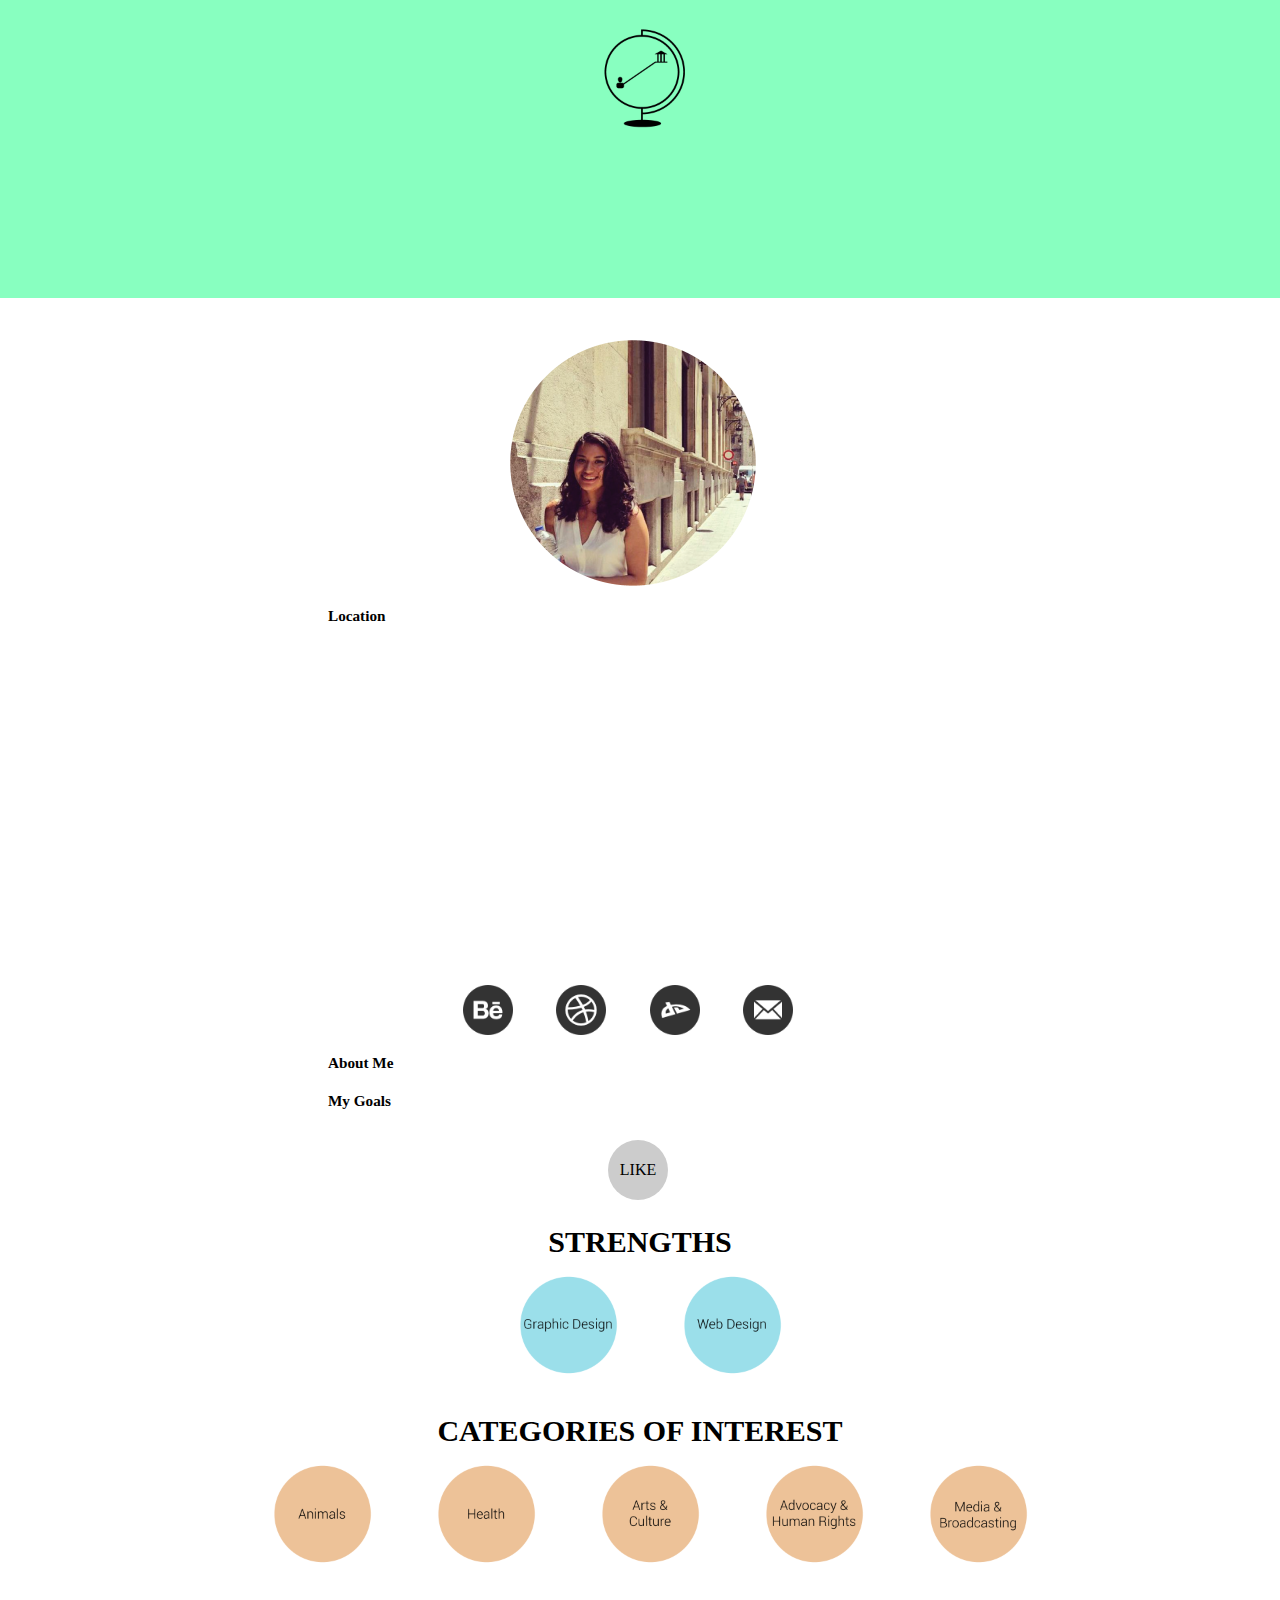
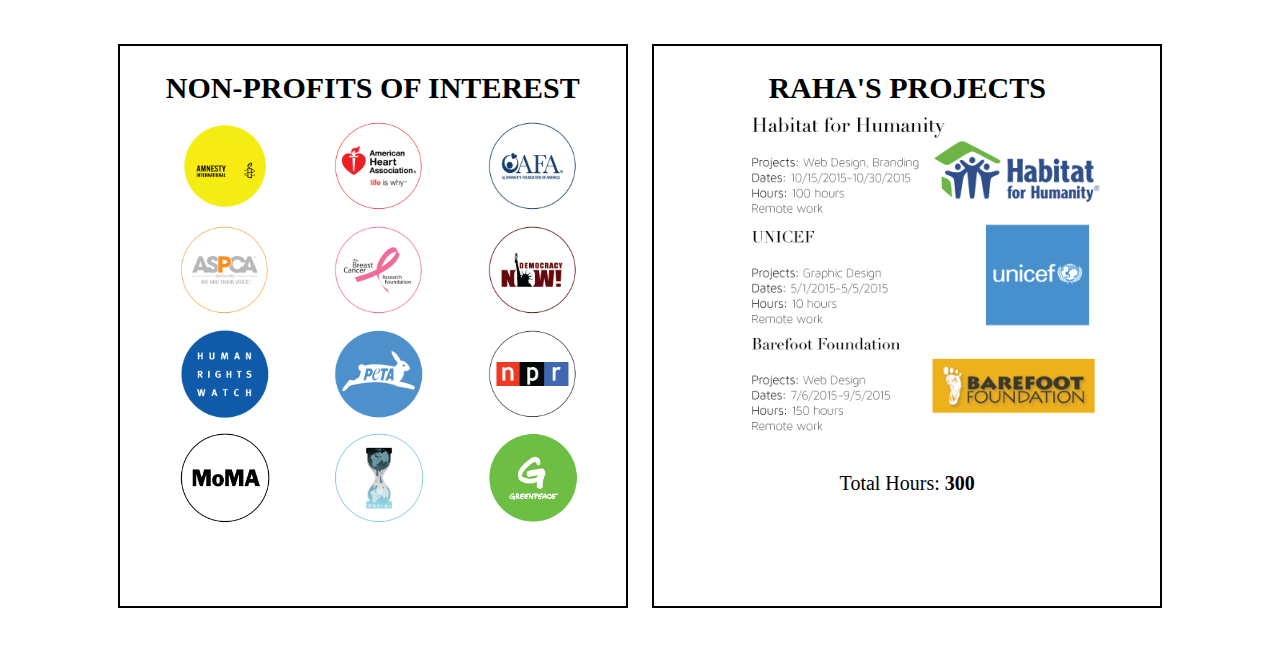
<file: final/desprofile.html>
<!DOCTYPE html>

<html>


<head>

	<title>Raha Ghassemi</title>
	<link rel="stylesheet" type="text/css" href="css/profile.css">
	<script type="text/javascript" src="http://ajax.googleapis.com/ajax/libs/jquery/1.7.2/jquery.min.js"></script>
  <script type="text/javascript" src="http://www.parsecdn.com/js/parse-latest.js"></script>
  <script src='https://api.mapbox.com/mapbox.js/v2.2.2/mapbox.js'></script>
<link href='https://api.mapbox.com/mapbox.js/v2.2.2/mapbox.css' rel='stylesheet' />

</head>


<body>

	<div id="post-form">

	<header>
		<center><a href="index.html"><img src="images/enhance.png" width="100px"></a></center>
		<h1 id="signup-name"></h1>
	</header>

	<div id="current-user"></div>

	<img id="pic" src="images/propicdes.png" width="250px">

	<div id="description">
		<h3>Location</h3>
		<p id="signup-loc"><p>

		<div id="mapwrap"><div id="map"></div></div>

		
<div id="design links">
		<center>
		<a href="https://www.behance.net/"><img src="images/behance.png" width="50px"></a>
		<a href="https://dribbble.com/"><img src="images/dribbble.png" width="50px"></a>
		<a href="http://www.deviantart.com/"><img src="images/deviantart.png" width="50px"></a>
		<a href=""><img src="images/email.png" width="50px"></a>
		</center>
		</div>

		<h3>About Me</h3>

		<p id="bio"></p>

		<h3>My Goals</h3>

		<p id="goals"></p>
	</div>
</div>

	<div class='like'>
		<center>
  		<button class='like-toggle basic2'>LIKE</button>
  		<span class='hidden' style="font-family:roboto">I'm Interested!</span>
  		</center>
	</div>




	<div id="circles">
	<h2>Strengths</h2>
	<center>
		<ul>
			<li><img src="images/gd.png" width="100px"></li>
			<li><img src="images/wd.png" width="100px"></li>
		</ul>
<!-- 	</center> -->
	<!-- </div> -->

	<!-- <div id="circles2"> -->
	<h2>Categories of Interest</h2>
	<!-- <center> -->
		<ul>
			<li><img src="images/animals.png" width="100px"></li>
			<li><img src="images/health.png" width="100px"></li>
			<li><img src="images/artsculture.png" width="100px"></li>
			<li><img src="images/aandhr.png" width="100px"></li>
			<li><img src="images/mandb.png" width="100px"></li>
		</ul>
	</center>
	</div>

	<div id="feed" style="overflow:scroll height:550px">
		<h2>Non-Profits of Interest</h2>
		<ul>
			<li><img src="images/ami.png" width="90px"></li>
			<li><img src="images/aha.png" width="90px"></li>
			<li><img src="images/alz.png" width="90px"></li>
			<li><img src="images/aspca.png" width="90px"></li>
			<li><img src="images/bc.png" width="90px"></li>
			<li><img src="images/dem.png" width="90px"></li>
			<li><img src="images/hrw.png" width="90px"></li>
			<li><img src="images/peta.png" width="90px"></li>
			<li><img src="images/npr.png" width="90px"></li>
			<li><img src="images/moma.png" width="90px"></li>
			<li><img src="images/wl.png" width="90px"></li>
			<li><img src="images/gp.png" width="90px"></li>
		</ul>
	</div>

	<div id="feed2" style="overflow:scroll height:550px">
		<h2>Raha's Projects</h2>
		<ul>
			<li><img src="images/habdesc.png" width="400px"></li>
			<li><img src="images/unicef.png" width="400px"></li>
			<li><img src="images/bf.png" width="400px"></li>
		</ul>
		<p id="hours">Total Hours: <b>300</b></p>
	</div>

<footer></footer>

<script src="js/jquery-2.1.4.min.js"></script> 
<script src="js/script.js"></script>
<script type="text/javascript">
// Provide your access token
L.mapbox.accessToken = 'pk.eyJ1IjoiZ2hhc3IyNjYiLCJhIjoiY2lmZW84YWxsNzZsaHNra25zbzZ3OTV3eiJ9.S06yOXHdg7fx-sXqsOMAXw';
// Create a map in the div #map
var map = L.mapbox.map('map', 'mapbox.light')
    .setView([40.6928, -73.9903], 10);

// L.marker is a low-level marker constructor in Leaflet.
L.marker([40.6928, -73.9903], {
    icon: L.mapbox.marker.icon({
        'marker-size': 'medium',
        'marker-symbol': '',
        'marker-color': '#88FFC0'
    })
}).addTo(map);
</script>
 <script type="text/javascript">
    Parse.initialize("3t6lItJqcBbUZ6tLjBfACmO3fuIr7OeyfkS3W5x4", "C1TunX9QeYKA5Q4VSD5eiZvVJQPAZ7Stg17S8RNH");
  
    function checkLogin() {
      if (Parse.User.current()) {
        // console.log("Logged in! "+Parse.User.current().get("username"));
        $("#current-user").html("Hello, "+Parse.User.current().get("username")+"!");
      } else {
        $("#current-user").html("");
      }
    };

    checkLogin();

      function checkUserInfo() {
      if (Parse.User.current()) {
        $("#signup-name").html(Parse.User.current().get("username"));
        $("#signup-loc").html(Parse.User.current().get("location"));
        $("#bio").html(Parse.User.current().get("aboutme"));
        $("#goals").html(Parse.User.current().get("goals"));
        

      }
    };

    checkUserInfo();

  $("#logout").click(function(event){
    Parse.User.logOut();
    checkLogin();
  });




   $("#login").submit(function(event) {
    event.preventDefault();

    var name = $("#login-name").val();
    var pass = $("#login-password").val();

    Parse.User.logIn(name, pass, {
      success: function(user){
        // console.log("Log in Success!");
        checkLogin();

      }, error: function(user, error){
        console.log("Log in Error"+error.message);

      }
    });
   });




   $("#signup").submit(function(event) {
    event.preventDefault();

    var name = $("#signup-name").val();
    var pass = $("#signup-password").val();
    var mail = $("#signup-email").val();
    var loc = $("#signup-loc").val();
    var about = $("#bio").val();
    var goals = $("#goals").val();
    var links = $("#links").val();
 

    var user = new Parse.User();
    user.set("username", name);
    user.set("password", pass);
    user.set("email", mail);
    user.set("location", loc);
    user.set("aboutme", about);
    user.set("goals", goals);
    user.set("links", links);
 

    user.signUp(null, {success: function(user) {
      checkLogin();

    }, error: function(user, error){
      console.log("signup error:"+ error.message);

    }
   });
  });



  </script>



 


</body>

  

</html>
</file>
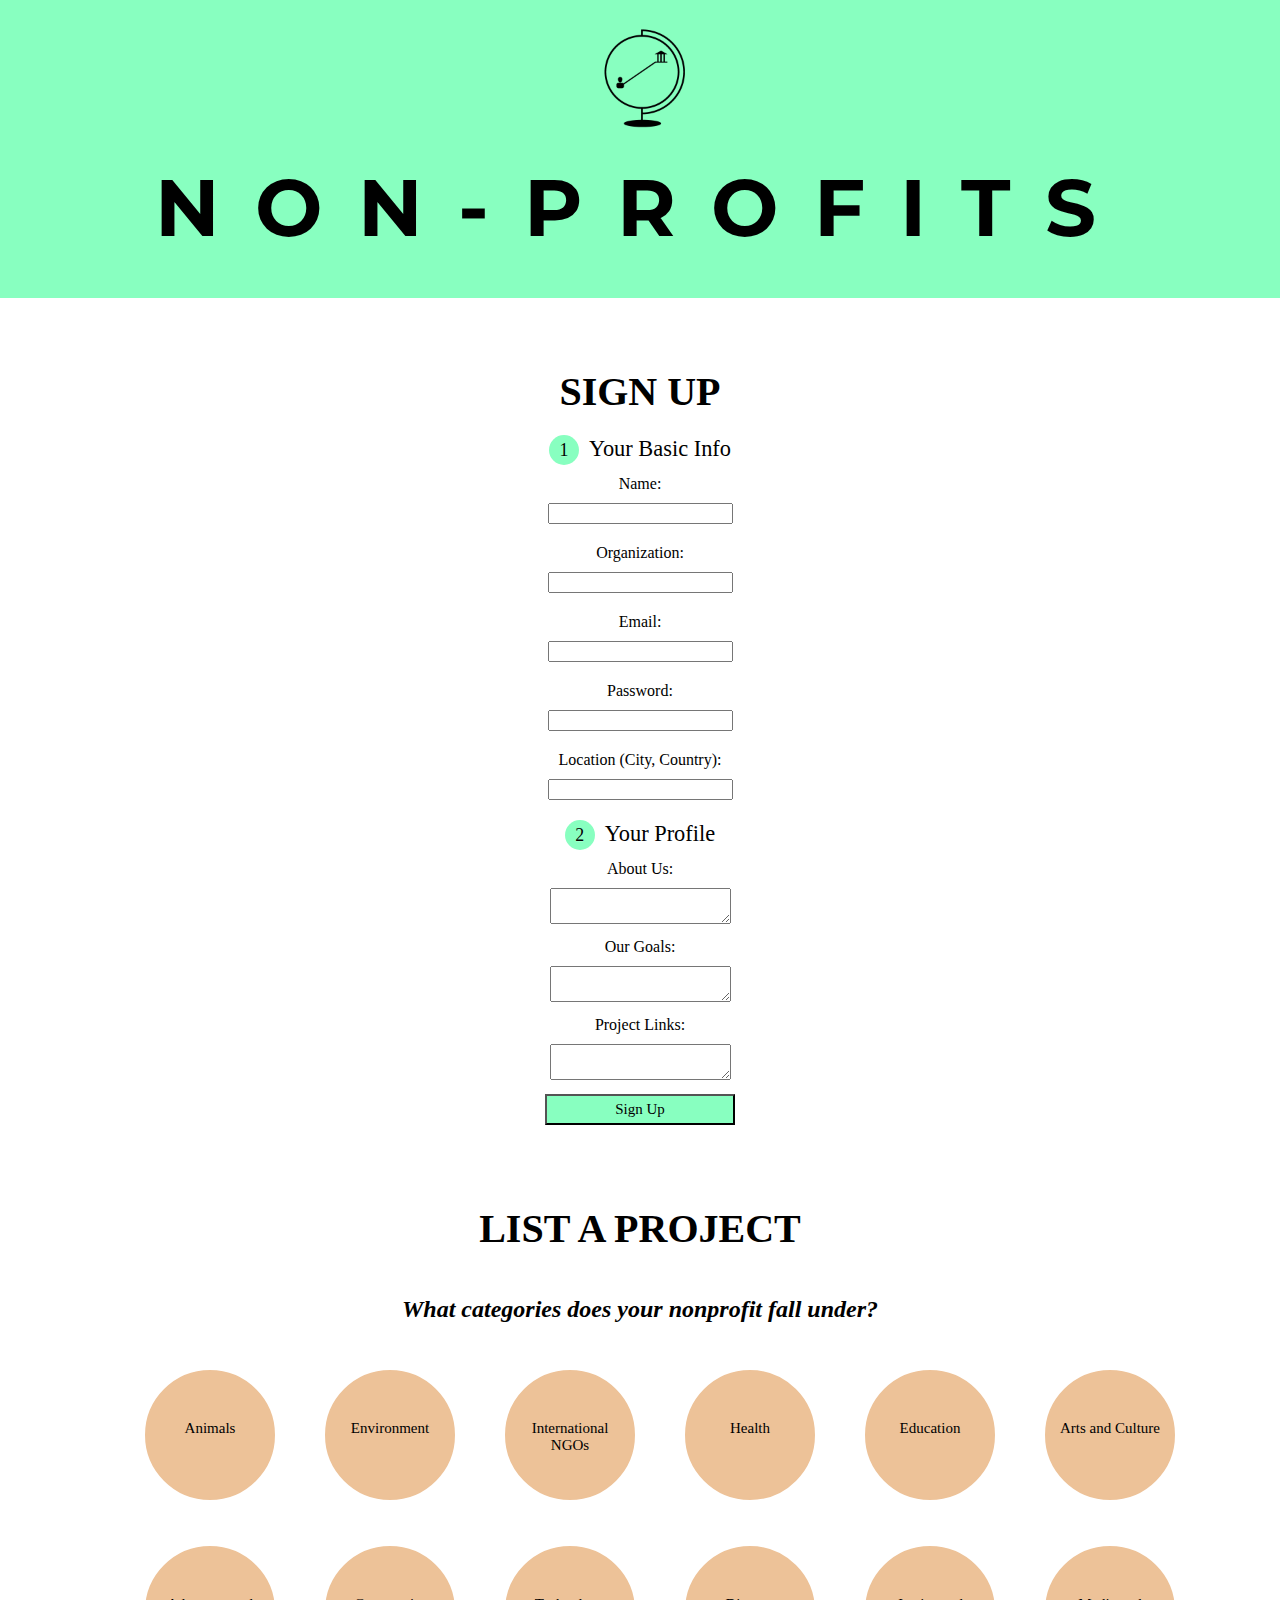
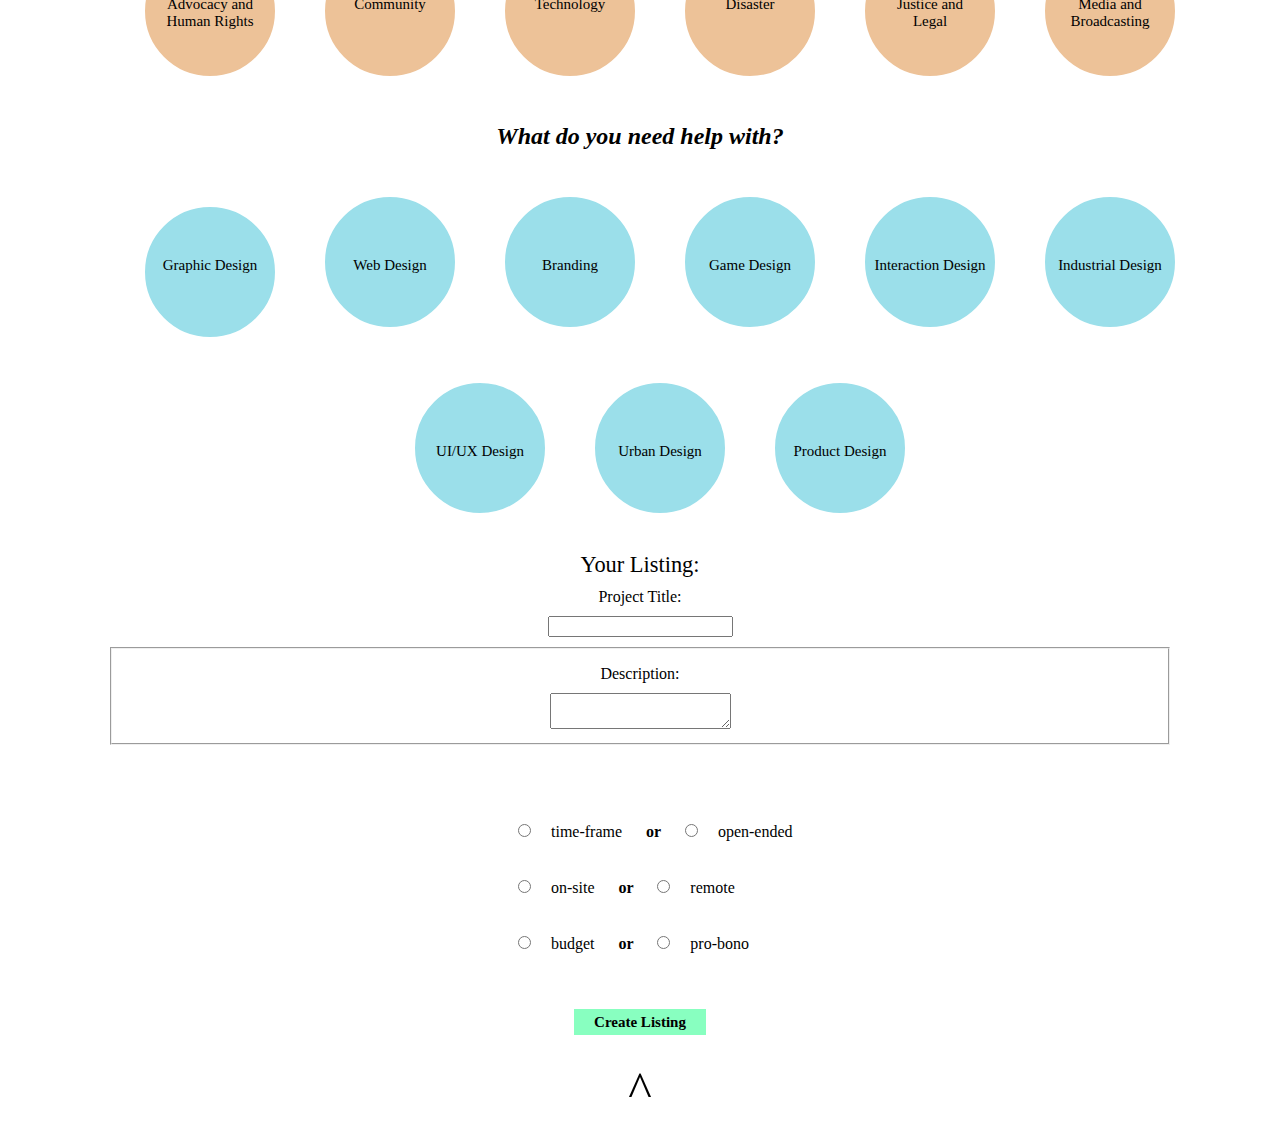
<file: final/nonprofit.html>
<!DOCTYPE html>
<html>
<head>

	<title>Non-Profits</title>
	<link rel="stylesheet" type="text/css" href="css/setup.css">
  <script src="//www.parsecdn.com/js/parse-1.6.4.min.js"></script>

</head>

<body>

	<header id="header">
		<center><a href="index.html"><img src="images/enhance.png" width="100px"></a></center>
		<h1>Non-Profits</h1>
	</header>


		

		<center>
    <form id="signup">
        <h2>Sign Up</h2>
          <legend><span class="number">1 </span>Your Basic Info</legend>
          <label for="name">Name:</label>
          <input type="text" id="name" name="user_name">

          <label for="organizationname">Organization:</label>
          <input type="text" id="name" name="user_organization">
          
          <label for="mail">Email:</label>
          <input type="email" id="mail" name="user_email">
          
          <label for="password">Password:</label>
          <input type="password" id="password" name="user_password">

          <label for="loc">Location (City, Country):</label>
        	<input type="loc" id="loc" name="user_loc">
         
          
        </form>
        
        <form id="aboutme">
          <legend><span class="number">2 </span>Your Profile</legend>
          <label for="bio">About Us:</label>
          <textarea id="bio" name="user_bio"></textarea>
          <label for="goals">Our Goals:</label>
          <textarea id="goals" name="user_goals"></textarea>
          <label for="links">Project Links:</label>
          <textarea id="links" name="user_links"></textarea>
        </form>
    	</center>
        <center><button type="submit">Sign Up</button></center>
	</div>

	<div id="listaproject">
		<h2>List A Project</h2>
		<h3>What categories does your nonprofit fall under?</h3>
		<center>
		<ul>

			<li id="circle1"><p>Animals<br> </br></p><!-- <img src="images/animals.png" width="130px" --></li>
			<li id="circle2"><p>Environment<br> </br></p><!-- <img src="images/environment.png" width="130px"> --></li>
			<li id="circle3"><p>International <br>NGOs</br></p><!-- <img src="images/internationalngos.png" width="130px"> --></li>
			<li id="circle4"><p>Health<br> </br></p><!-- <img src="images/health.png" width="130px"> --></li>
			<li id="circle5"><p>Education<br> </br></p><!-- <img src="images/education.png" width="130px"> --></li>
			<li id="circle6"><p>Arts and Culture<br> </br></p><!-- <img src="images/artsculture.png" width="130px"> --></li>
			<li id="circle7"><p>Advocacy and <br>Human Rights</br></p><!-- <img src="images/aandhr.png" width="130px"> --></li>
			<li id="circle8"><p>Community<br> </br></p><!-- <img src="images/community.png" width="130px"> --></li>
			<li id="circle9"><p>Technology<br> </br></p><!-- <img src="images/tech.png" width="130px"> --></li>
			<li id="circle10"><p>Disaster<br> </br></p><!-- <img src="images/disaster.png" width="130px"> --></li>
			<li id="circle11"><p>Justice and <br>Legal</br></p><!-- <img src="images/jandl.png" width="130px"> --></li>
			<li id="circle12"><p>Media and <br>Broadcasting</br></p><!-- img src="images/mandb.png" width="130px"> --></li>

		</ul>

		<h3>What do you need help with?</h3>
		<center>
		<ul>
			<li id="circle13"><p>Graphic Design</p><!-- <img src="images/gd.png" width="130px"> --></li>
			<li id="circle14"><p>Web Design</p><!-- <img src="images/wd.png" width="130px"> --></li>
			<li id="circle15"><p>Branding</p><!-- <img src="images/branding.png" width="130px"> --></li>
      <li id="circle16"><p>Game Design</p></li>
      <li id="circle17"><p>Interaction Design</p></li>
      <li id="circle18"><p>Industrial Design</p></li>
      <li id="circle19"><p>UI/UX Design</p></li>
      <li id="circle20"><p>Urban Design</p></li>
      <li id="circle21"><p>Product Design</p></li>
		</ul>

		<form id="listing">
          <legend>Your Listing:</legend>
          <label for="list">Project Title:</label>
          <input type="text" id="name" name="user_listing">
        </fieldset>
         <fieldset id="aboutme">
          <label for="bio">Description:</label>
          <textarea id="bio" name="user_bio"></textarea>
        </form>
        </center>
        <form id ="filters">
        <br>
          <input type="radio" id="time" value="time" name="user_time"><label for="time" class="light">time-frame</label>
          <span> <b> or </b> </span>
          <input type="radio" id="open" value="open" name="user_open"><label for="open" class="light">open-ended</label>
      	</br>
      	<br>
          <input type="radio" id="site" value="site" name="user_site"><label for="site" class="light">on-site</label>
          <span> <b> or </b> </span>
          <input type="radio" id="remote" value="remote" name="user_remote"><label for="remote" class="light">remote</label>
      	</br>
      	<br>
          <input type="radio" id="bud" value="bud" name="user_bud"><label for="bud" class="light">budget</label>
          <span> <b> or </b> </span>
          <input type="radio" id="radio" value="radio" name="user_radio"><label for="radio" class="light">pro-bono</label>
      
        
      		
      

        </form>

        <a href="npprofile.html"><b>Create Listing</b></a>

        

		



	</div>

	<footer><center><a href="#header">^</a></center></footer>




	 <script src="js/jquery-2.1.4.min.js"></script> 
	<script src="js/script.js"></script>

     <script type="text/javascript">
    Parse.initialize("3t6lItJqcBbUZ6tLjBfACmO3fuIr7OeyfkS3W5x4", "C1TunX9QeYKA5Q4VSD5eiZvVJQPAZ7Stg17S8RNH");
    
    var TestObject = Parse.Object.extend("TestObject");
    var testObject = new TestObject();
      testObject.save({foo: "bar"}, {
      success: function(object) {
        $(".success").show();
      },
      error: function(model, error) {
        $(".error").show();
      }
    });


    var user = new Parse.User();
      user.set("username", "my name");
      user.set("password", "my pass");
      user.set("email", "email@example.com");
  
      // other fields can be set just like with Parse.Object
      user.set("phone", "650-555-0000");
  
      user.signUp(null, {
      success: function(user) {
      // Hooray! Let them use the app now.
      },
      error: function(user, error) {
      // Show the error message somewhere and let the user try again.
      alert("Error: " + error.code + " " + error.message);
    }
  });
  </script>

</body>

</html>
</file>
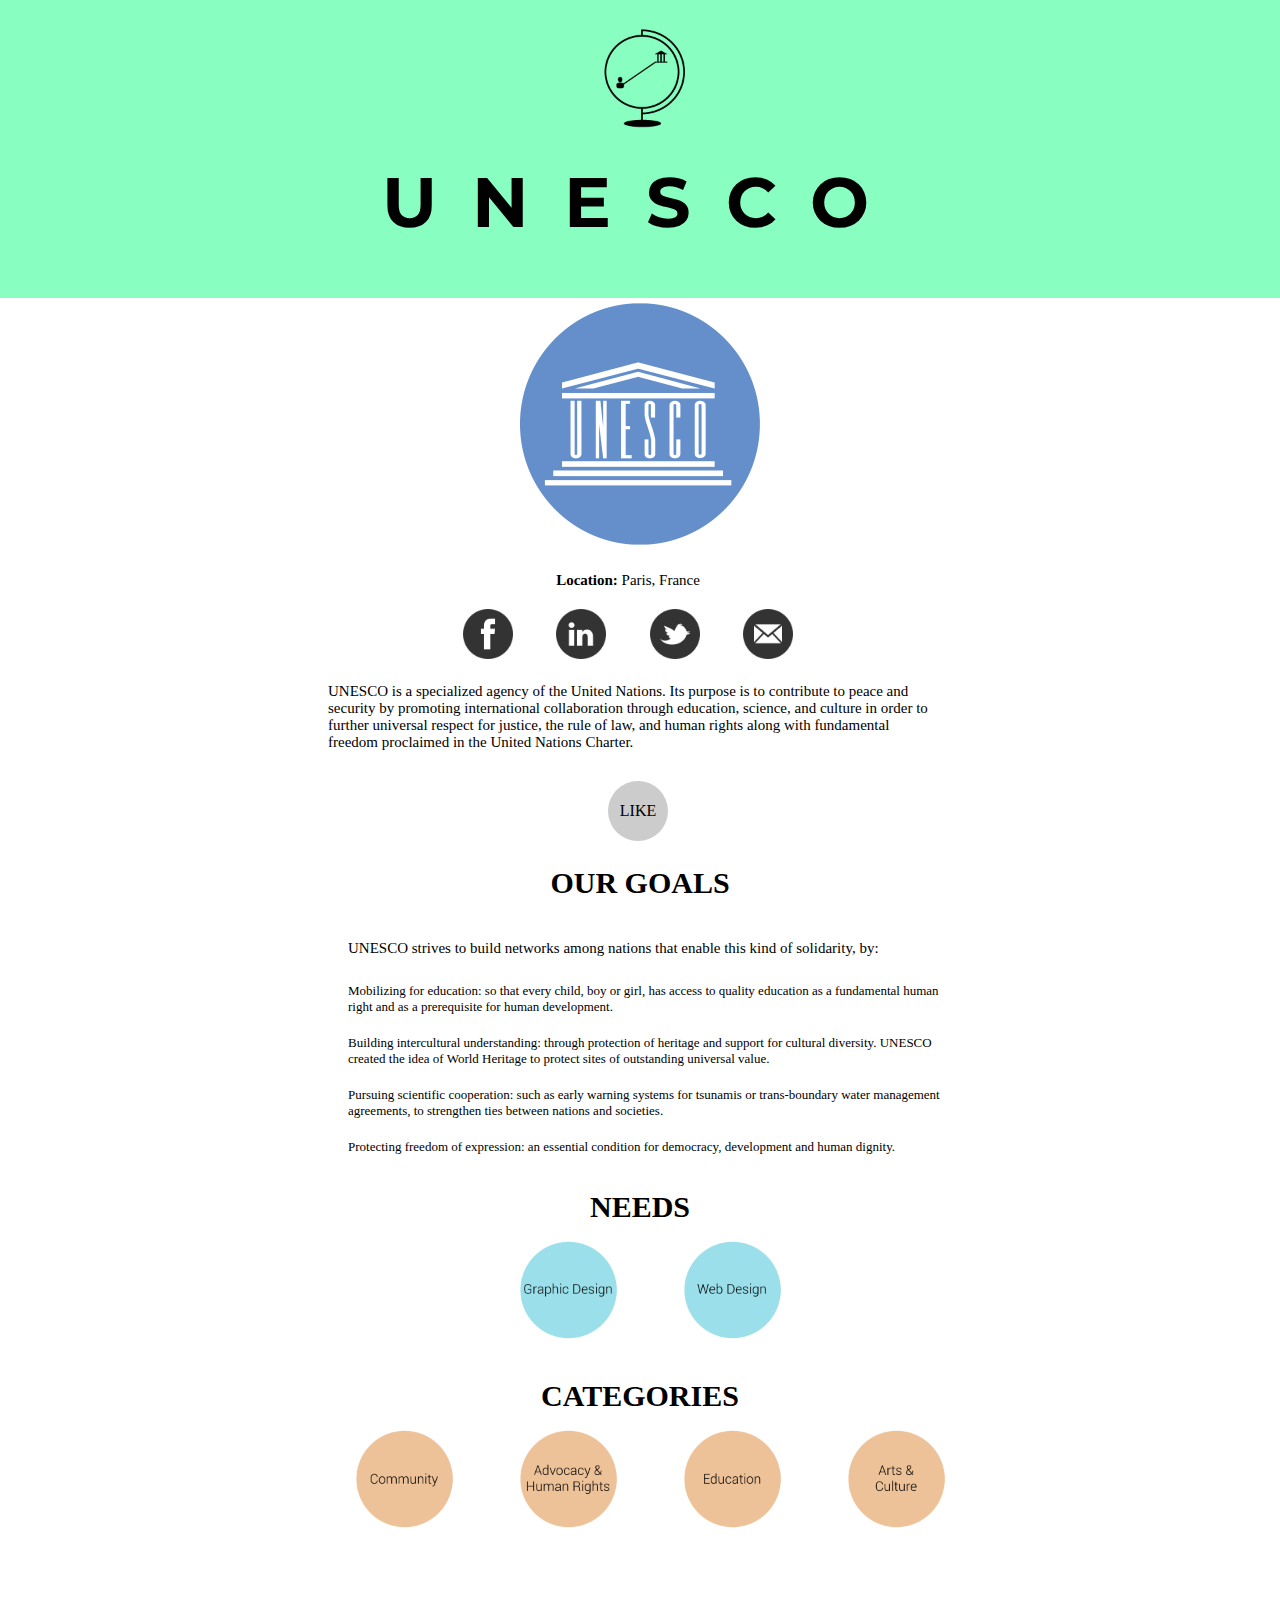
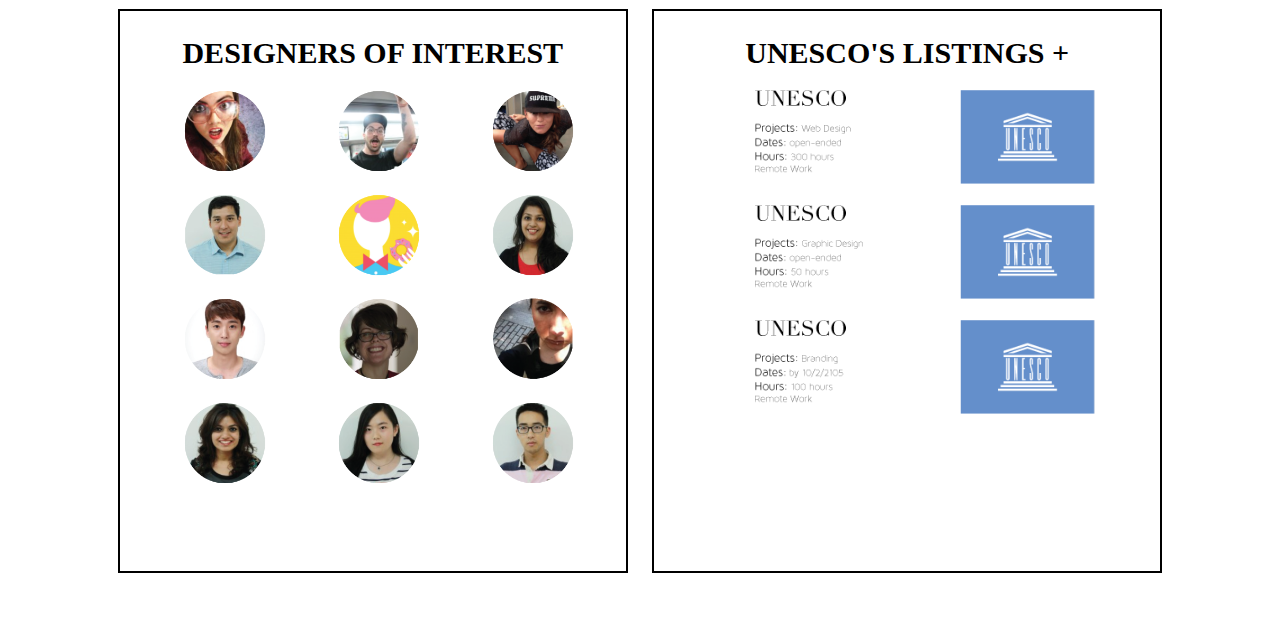
<file: final/npprofile.html>
<!DOCTYPE html>

<html>


<head>

	<title>UNESCO</title>
	<link rel="stylesheet" type="text/css" href="css/profile.css">

</head>


<body>

	<header>
		<center><a href="index.html"><img src="images/enhance.png" width="100px"></a></center>
		<h1>UNESCO</h1>
	</header>

	<center><img src="images/propicnp.png" width="250px"></center>

	<div id="description">
		<p id="loc"><b>Location: </b>Paris, France<p>
		<center>
		<a href="https://www.facebook.com/unesco?fref=ts"><img src="images/facebook.png" width="50px"></a>
		<a href="https://www.linkedin.com/company/unesco"><img src="images/linkedin.png" width="50px"></a>
		<a href="https://twitter.com/unesco"><img src="images/twitter.png" width="50px"></a>
		<a href=""><img src="images/email.png" width="50px"></a>
		</center>
		<p>UNESCO is a specialized agency of the United Nations. Its purpose is to contribute to peace and security by promoting international collaboration through education, science, and culture in order to further universal respect for justice, the rule of law, and human rights along with fundamental freedom proclaimed in the United Nations Charter.</p>
	</div>

	<div class='like'>
		<center>
  		<button class='like-toggle basic2'>LIKE</button>
  		<span class='hidden' style="font-family:roboto">I'm Interested!</span>
  		</center>
	</div>

	<div id="ourgoals">
		<h2>Our Goals</h2>
		<p>UNESCO strives to build networks among nations that enable this kind of solidarity, by:
		<ul> 
			<li>Mobilizing for education: so that every child, boy or girl, has access to quality education as a fundamental human right and as a prerequisite for human development.</li> 
			<li>Building intercultural understanding: through protection of heritage and support for cultural diversity. UNESCO created the idea of World Heritage to protect sites of outstanding universal value.</li>
			<li>Pursuing scientific cooperation: such as early warning systems for tsunamis or trans-boundary water management agreements, to strengthen ties between nations and societies.</li>
			<li>Protecting freedom of expression: an essential condition for democracy, development and human dignity.</li>
			</p>
	</div>

	<div id="circles">
	<h2>Needs</h2>
	<center>
		<ul>
			<li><img src="images/gd.png" width="100px"></li>
			<li><img src="images/wd.png" width="100px"></li>
		</ul>
<!-- 	</center> -->
	<!-- </div> -->

	<!-- <div id="circles2"> -->
	<h2>Categories</h2>
	<!-- <center> -->
		<ul>
			<li><img src="images/community.png" width="100px"></li>
			<li><img src="images/aandhr.png" width="100px"></li>
			<li><img src="images/education.png" width="100px"></li>
			<li><img src="images/artsculture.png" width="100px"></li>
		</ul>
	</center>
	</div>

	<div id="feed" style="overflow:scroll height:550px">
		<h2>Designers of Interest</h2>
		<ul>
			<li><img src="images/katherine.png" width="90px"></li>
			<li><img src="images/charles.png" width="90px"></li>
			<li><img src="images/regina.png" width="90px"></li>
			<li><img src="images/alonoso.png" width="90px"></li>
			<li><img src="images/mikei.png" width="90px"></li>
			<li><img src="images/priyal.png" width="90px"></li>
			<li><img src="images/andrew.png" width="90px"></li>
			<li><img src="images/ana.png" width="90px"></li>
			<li><img src="images/zahra.png" width="90px"></li>
			<li><img src="images/shikha.png" width="90px"></li>
			<li><img src="images/qinzi.png" width="90px"></li>
			<li><img src="images/leo.png" width="90px"></li>
		</ul>
	</div>


	<div id="feed2" style="overflow:scroll height:550px">
		<h2>UNESCO's Listings +</h2>
		<ul>
			<li><img src="images/unesco1.png" width="420px"></li>
			<li><img src="images/unesco2.png" width="420px"></li>
			<li><img src="images/unesco3.png" width="420px"></li>
		</ul>
	</div>



	<footer></footer>

<script src="js/jquery-2.1.4.min.js"></script> 
	<script src="js/script.js"></script>

</body>



</html>
</file>
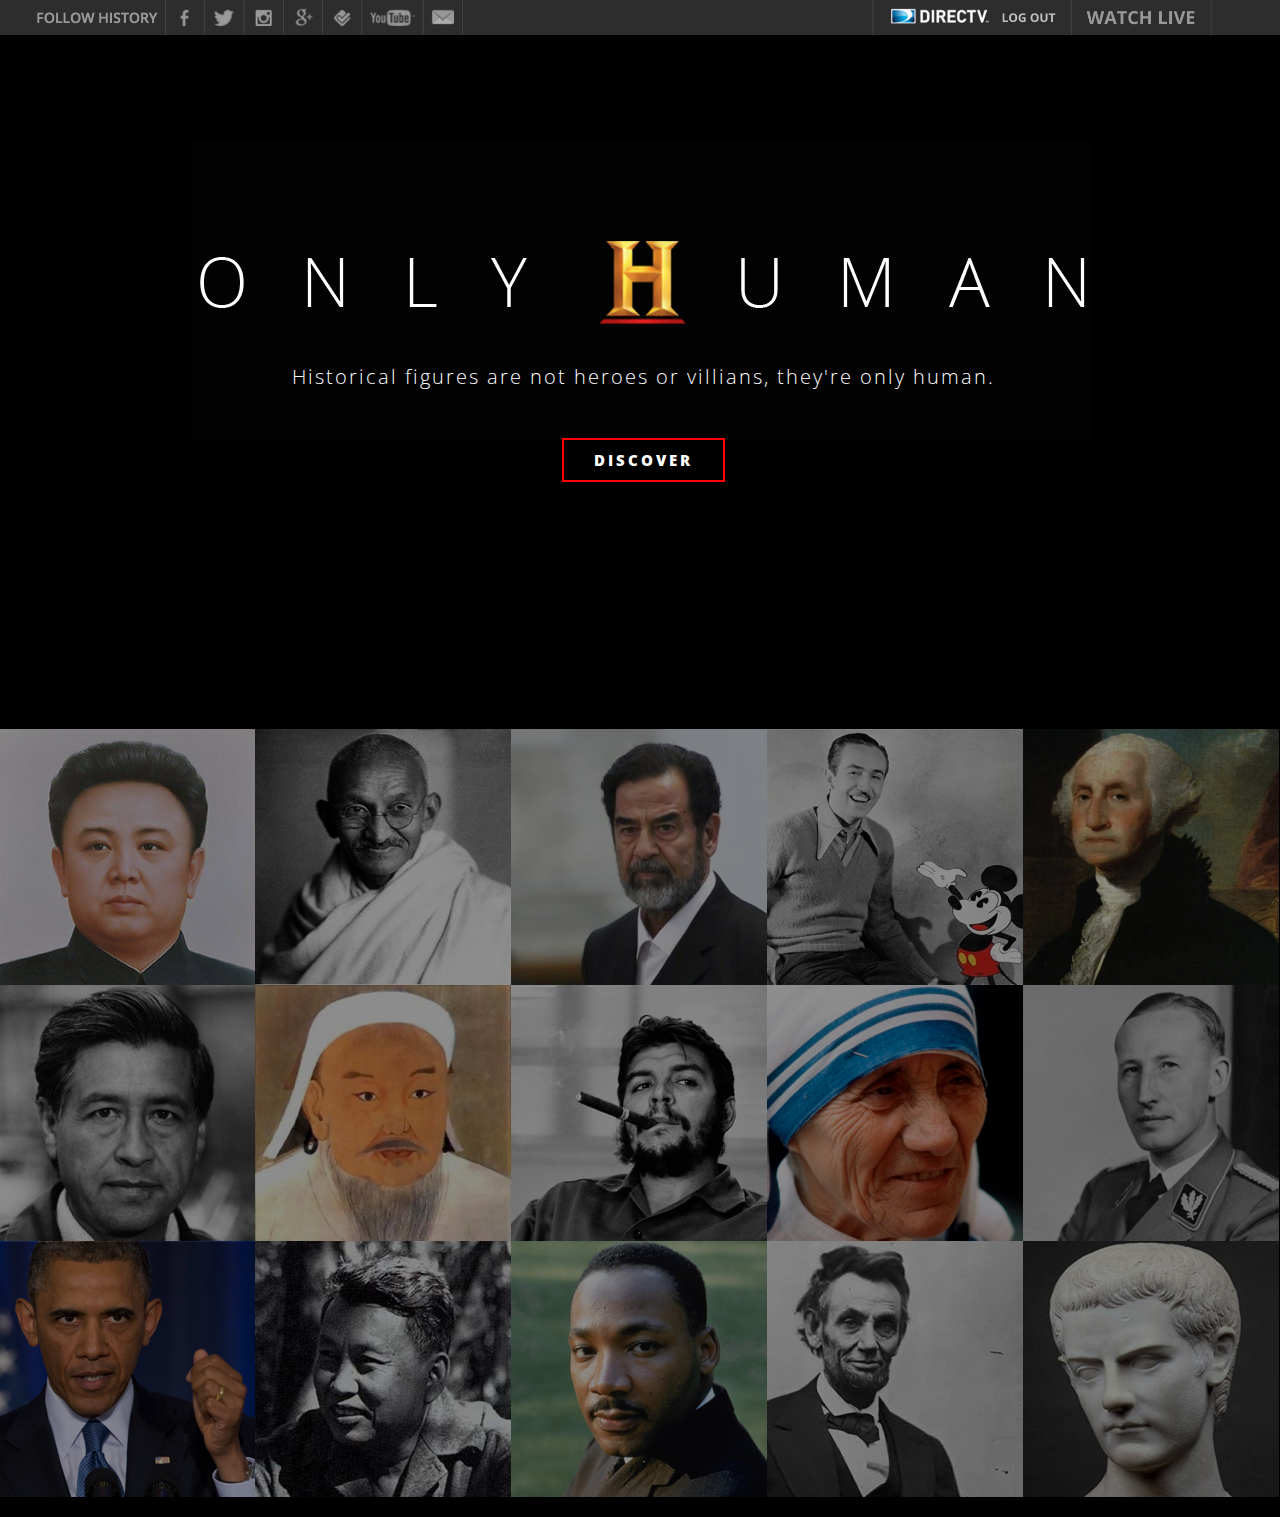
<file: OnlyHuman/imagesliderhome.html>
<!DOCTYPE html>

<html>
<head>
	<title>Sacred and Profane</title>
	<link rel="stylesheet" type="text/css" href="imagesliderhome.css">


</head>
<body>





		<div id="feed" style="">
		<ul>
			<div id="header">
				<header>
					<img src="header.png" id="header">
					<center>
					
					<img src="onlyhuman.png" id="logo">
					<p>Historical figures are not heroes or villians, they're only human.</p>
					<a id="button">DISCOVER</a>
					</center>
				</header>
			</div>
			<div id="people"></div>
			<li id="kim" width= "257vw" height = "257vw"><a href=""></a></li>
			<a href="index.html"><li id="gandhi" width= "257vw" height = "257vw"></li></a>
			<li id="saddam" width= "257vw" height = "257vw"><a href=""></a></li>
			<li id="walt" width= "257vw" height = "257vw"><a href=""></a></li>
			<li id="wash" width= "257vw" height = "257vw"><a href=""></a></li>
			<li id="cesar" width= "257vw" height = "257vw"><a href=""></a></li>
			<li id="genghis" width= "257vw" height = "257vw"><a href=""></a></li>
			<li id="che" width= "257vw" height = "257vw"><a href=""></a></li>
			<li id="theresa" width= "257vw" height = "257vw"><a href=""></a></li>
			<li id="heinrich" width= "257vw" height = "257vw"><a href=""></a></li>
			<li id="obama" width= "257vw" height = "257vw"><a href=""></a></li>
			<li id="pol" width= "257vw" height = "257vw"><a href=""></a></li>
			<li id="mlk" width= "257vw" height = "257vw"><a href=""></a></li>
			<li id="lincoln" width= "257vw" height = "257vw"><a href=""></a></li>
			<li id="caligula" width= "257vw" height = "257vw"><a href=""></a></li>

		</ul>
	</div>

	<script src="js/jquery-2.1.4.min.js"></script> 
	<script type="text/javascript">
	$('#button').click(function(){
	$('body').animate({scrollTop: 750}, '2500');
});
	</script>


</body>
</html>
</file>
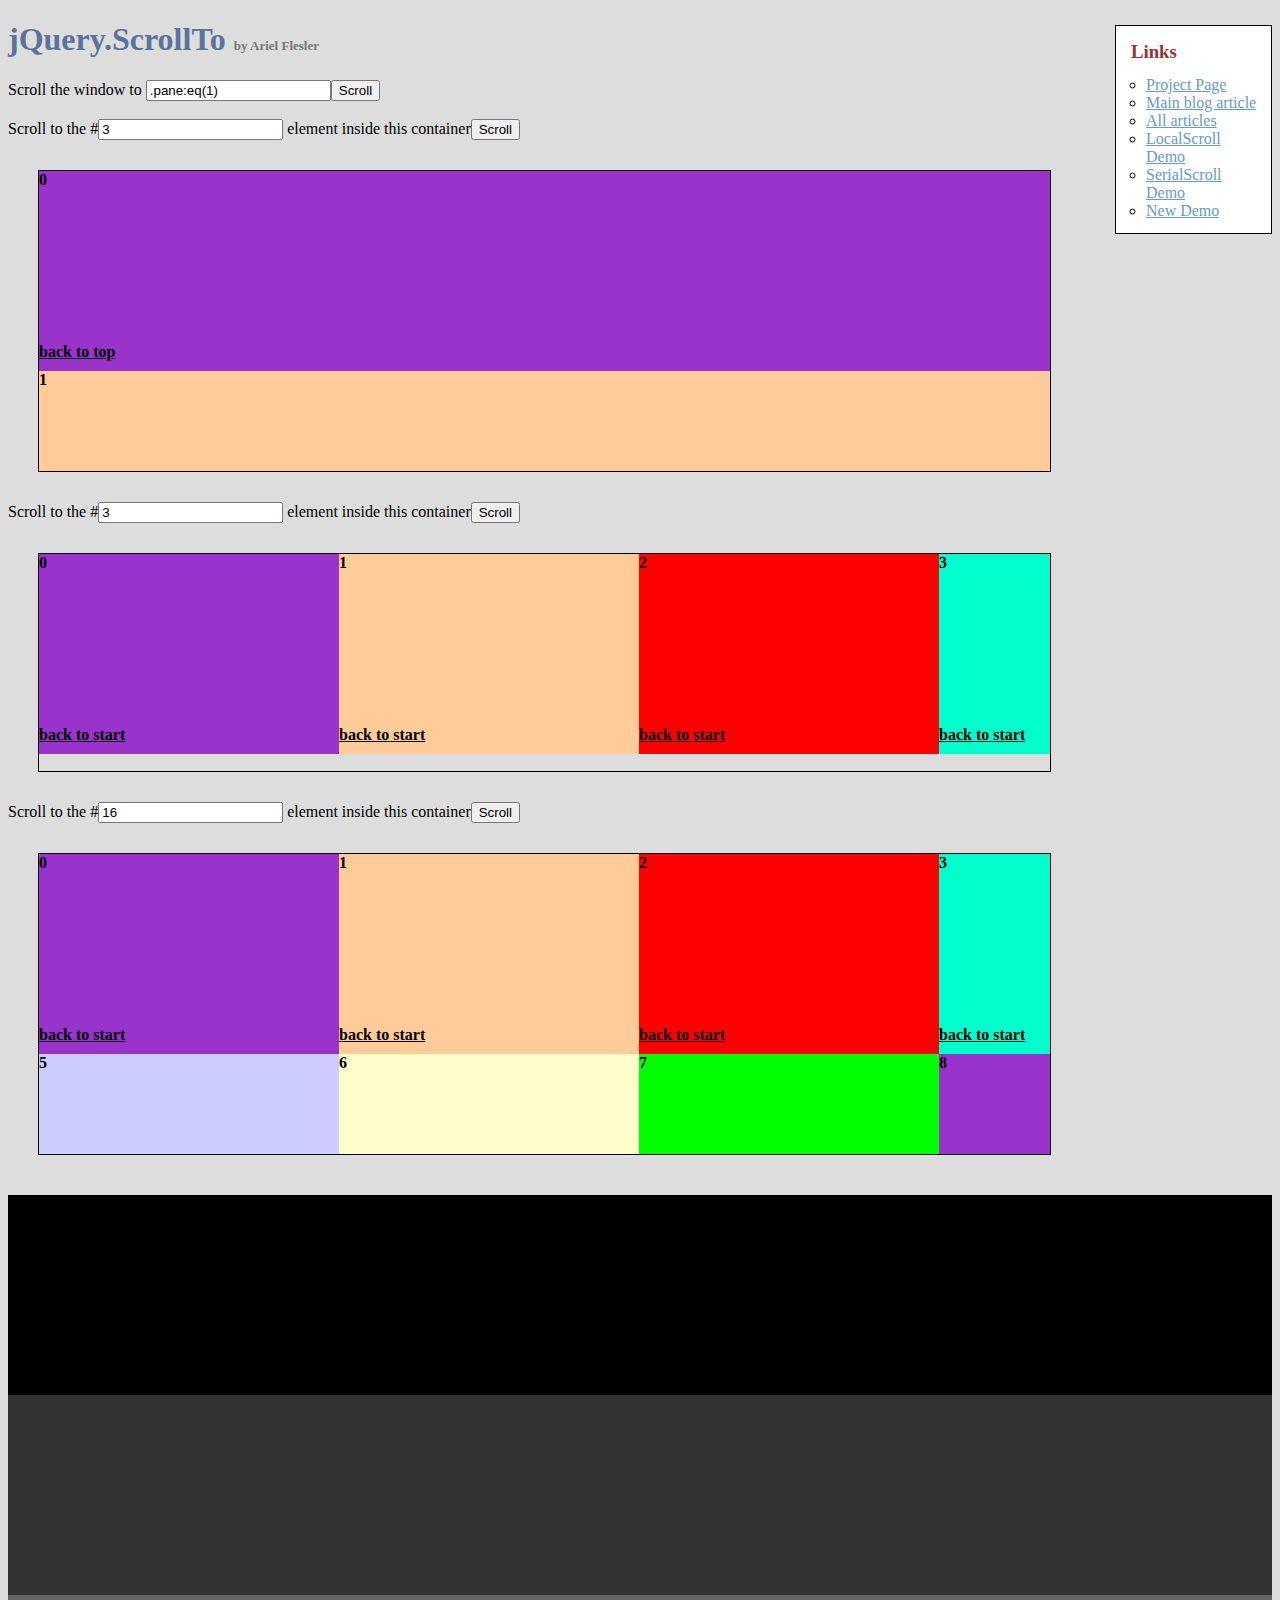
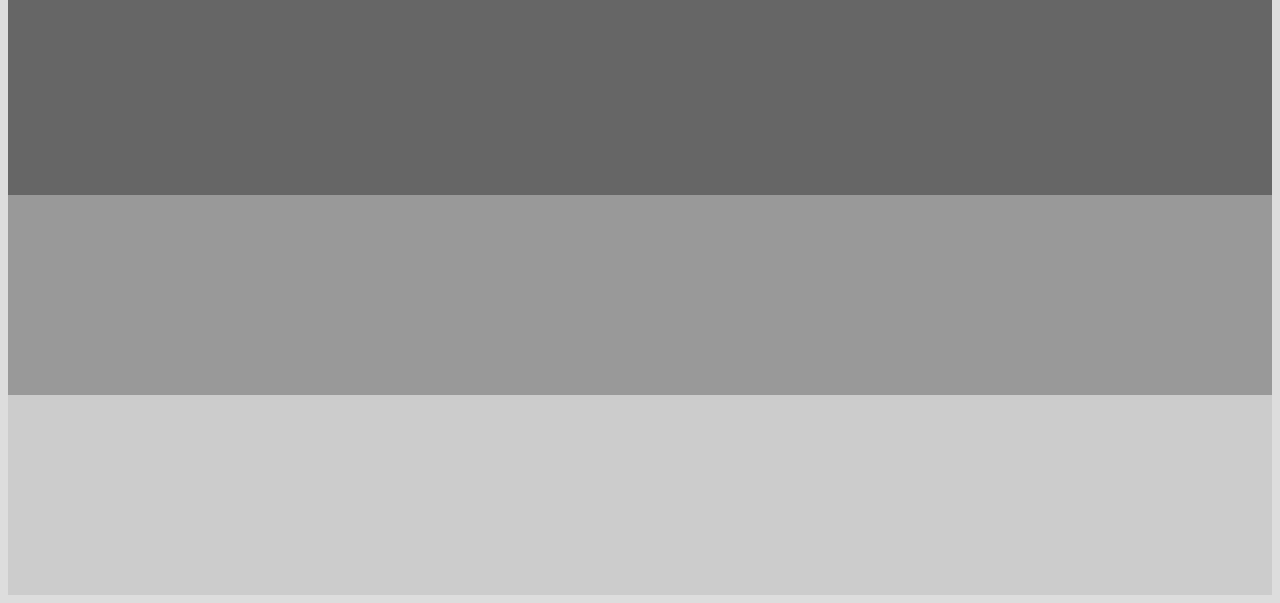
<file: OnlyHuman/js/jquery.scrollTo-master/demo/index.old.html>
<!DOCTYPE html PUBLIC "-//W3C//DTD XHTML 1.0 Transitional//EN" "http://www.w3.org/TR/xhtml1/DTD/xhtml1-transitional.dtd">
<html xmlns="http://www.w3.org/1999/xhtml">
<head>
	<meta http-equiv="Content-Type" content="text/html; charset=iso-8859-1" />
	<title>jQuery.ScrollTo</title>
	<meta name="keywords" content="javascript, jquery, plugins, scroll, scrollTo, smooth, animation, to, effect, ariel, flesler, window, overflow, element, navigation, customizable" />
	<meta name="description" content="Demo of jQuery.scrollTo. Lightweight, cross-browser and highly customizable animated scrolling with jQuery, made by Ariel Flesler." />
	<meta name="robots" content="index,follow" />
	<link type="text/css" rel="stylesheet" href="css/style.old.css" />
	<script type="text/javascript" src="https://ajax.googleapis.com/ajax/libs/jquery/1.8.0/jquery.min.js"></script>
	<script type="text/javascript" src="../jquery.scrollTo.js"></script>
	<script type="text/javascript">
		jQuery(function( $ ){
			//borrowed from jQuery easing plugin
			//http://gsgd.co.uk/sandbox/jquery.easing.php
			$.easing.elasout = function(x, t, b, c, d) {
				var s=1.70158;var p=0;var a=c;
				if (t==0) return b;  if ((t/=d)==1) return b+c;  if (!p) p=d*.3;
				if (a < Math.abs(c)) { a=c; var s=p/4; }
				else var s = p/(2*Math.PI) * Math.asin (c/a);
				return a*Math.pow(2,-10*t) * Math.sin( (t*d-s)*(2*Math.PI)/p ) + c + b;
			};	
			$('button').click(function(){//this is not the cleanest way to do this, I'm just keeping it short.
				var index = parseInt( $(this).prev('input').val() ) || 0;
				var $c = $(this).parent().next();
				$c.stop().scrollTo('li:eq('+index+')', {duration:2500, easing:'elasout',axis:$c.attr('id')});
			});
			$('#btn_screen').click(function(){
				$.scrollTo( $('#txt_screen').val(), {duration:2500} );
			});
			$('div.container a').click(function(){
				var $c = $(this).parents('.container');
				$c.stop().scrollTo( 0, {duration:2000,axis:$c.attr('id'), queue:true} );
				return false;
			});
		});
	</script>
</head>
<body>
	<h1>jQuery.ScrollTo&nbsp;<strong>by Ariel Flesler</strong></h1>
	<div id="links" class="part" style="width:135px">
		<h3>Links</h3>
		<ul>
			<li><a target="_blank" href="http://plugins.jquery.com/project/ScrollTo">Project Page</a></li>
			<li><a target="_blank" href="http://flesler.blogspot.com/2007/10/jqueryscrollto.html">Main blog article</a></li>
			<li><a target="_blank" href="http://flesler.blogspot.com/search/label/jQuery.ScrollTo">All articles</a></li>
			<li><a target="_blank" href="http://flesler.webs.com/jQuery.LocalScroll/">LocalScroll Demo</a></li>
			<li><a target="_blank" href="http://flesler.webs.com/jQuery.SerialScroll/">SerialScroll Demo</a></li>
			<li><a target="_blank" href="./" rel="prev" rev="next">New Demo</a></li>
		</ul>
	</div>
	<label for="txt_screen">Scroll the window to <input id="txt_screen" type="text" value=".pane:eq(1)" /><input id="btn_screen" type="button" value="Scroll" /></label><br /><br />
	<label>Scroll to the #<input type="text" value="3" /> element inside this container<button>Scroll</button></label>
	<div id="y" class="container">
		<ul>
			<li style="background-color:#9933CC;"><p>0</p><a href="#">back to top</a></li>
			<li style="background-color:#FFCC99;"><p>1</p><a href="#">back to top</a></li>
			<li style="background-color:#FF0000;"><p>2</p><a href="#">back to top</a></li>
			<li style="background-color:#00FFCC;"><p>3</p><a href="#">back to top</a></li>
			<li style="background-color:#663366;"><p>4</p><a href="#">back to top</a></li>
			<li style="background-color:#CCCCFF;"><p>5</p><a href="#">back to top</a></li>
			<li style="background-color:#FFFFCC;"><p>6</p><a href="#">back to top</a></li>
			<li style="background-color:#00FF00;"><p>7</p><a href="#">back to top</a></li>
		</ul>
	</div>
	<label>Scroll to the #<input type="text" value="3" /> element inside this container<button>Scroll</button></label>
	<div id="x" class="container">
		<ul style="width:4820px;">
			<li style="background-color:#9933CC;"><p>0</p><a href="#">back to start</a></li>
			<li style="background-color:#FFCC99;"><p>1</p><a href="#">back to start</a></li>
			<li style="background-color:#FF0000;"><p>2</p><a href="#">back to start</a></li>
			<li style="background-color:#00FFCC;"><p>3</p><a href="#">back to start</a></li>
			<li style="background-color:#663366;"><p>4</p><a href="#">back to start</a></li>
			<li style="background-color:#CCCCFF;"><p>5</p><a href="#">back to start</a></li>
			<li style="background-color:#FFFFCC;"><p>6</p><a href="#">back to start</a></li>
			<li style="background-color:#00FF00;"><p>7</p><a href="#">back to start</a></li>
			<li style="background-color:#9933CC;"><p>8</p><a href="#">back to start</a></li>
			<li style="background-color:#FFCC99;"><p>9</p><a href="#">back to start</a></li>
			<li style="background-color:#FF0000;"><p>10</p><a href="#">back to start</a></li>
			<li style="background-color:#00FFCC;"><p>11</p><a href="#">back to start</a></li>
			<li style="background-color:#663366;"><p>12</p><a href="#">back to start</a></li>
			<li style="background-color:#CCCCFF;"><p>13</p><a href="#">back to start</a></li>
			<li style="background-color:#FFFFCC;"><p>14</p><a href="#">back to start</a></li>
			<li style="background-color:#00FF00;"><p>15</p><a href="#">back to start</a></li>
		</ul>
	</div>
	<label>Scroll to the #<input type="text" value="16" /> element inside this container<button>Scroll</button></label>
	<div id="xy" class="container">
		<ul style="width:1500px;">
			<li style="background-color:#9933CC;"><p>0</p><a href="#">back to start</a></li>
			<li style="background-color:#FFCC99;"><p>1</p><a href="#">back to start</a></li>
			<li style="background-color:#FF0000;"><p>2</p><a href="#">back to start</a></li>
			<li style="background-color:#00FFCC;"><p>3</p><a href="#">back to start</a></li>
			<li style="background-color:#663366;"><p>4</p><a href="#">back to start</a></li>
			<li style="background-color:#CCCCFF;"><p>5</p><a href="#">back to start</a></li>
			<li style="background-color:#FFFFCC;"><p>6</p><a href="#">back to start</a></li>
			<li style="background-color:#00FF00;"><p>7</p><a href="#">back to start</a></li>
			<li style="background-color:#9933CC;"><p>8</p><a href="#">back to start</a></li>
			<li style="background-color:#FFCC99;"><p>9</p><a href="#">back to start</a></li>
			<li style="background-color:#FF0000;"><p>10</p><a href="#">back to start</a></li>
			<li style="background-color:#00FFCC;"><p>11</p><a href="#">back to start</a></li>
			<li style="background-color:#663366;"><p>12</p><a href="#">back to start</a></li>
			<li style="background-color:#CCCCFF;"><p>13</p><a href="#">back to start</a></li>
			<li style="background-color:#FFFFCC;"><p>14</p><a href="#">back to start</a></li>
			<li style="background-color:#00FF00;"><p>15</p><a href="#">back to start</a></li>
			<li style="background-color:#9933CC;"><p>16</p><a href="#">back to start</a></li>
			<li style="background-color:#FFCC99;"><p>17</p><a href="#">back to start</a></li>
			<li style="background-color:#FF0000;"><p>18</p><a href="#">back to start</a></li>
			<li style="background-color:#00FFCC;"><p>19</p><a href="#">back to start</a></li>
			<li style="background-color:#663366;"><p>20</p><a href="#">back to start</a></li>
			<li style="background-color:#CCCCFF;"><p>21</p><a href="#">back to start</a></li>
			<li style="background-color:#FFFFCC;"><p>22</p><a href="#">back to start</a></li>
			<li style="background-color:#00FF00;"><p>23</p><a href="#">back to start</a></li>
			<li style="background-color:#9933CC;"><p>24</p><a href="#">back to start</a></li>
			<li style="background-color:#FFCC99;"><p>25</p><a href="#">back to start</a></li>
			<li style="background-color:#FF0000;"><p>26</p><a href="#">back to start</a></li>
			<li style="background-color:#00FFCC;"><p>27</p><a href="#">back to start</a></li>
			<li style="background-color:#663366;"><p>28</p><a href="#">back to start</a></li>
			<li style="background-color:#CCCCFF;"><p>29</p><a href="#">back to start</a></li>
		</ul>
	</div>
	<div class="pane" style="background-color:#000000;margin-top:40px;"></div>
	<div class="pane" style="background-color:#333333;"></div>
	<div class="pane" style="background-color:#666666;"></div>
	<div class="pane" style="background-color:#999999;"></div>
	<div class="pane" style="background-color:#CCCCCC;"></div>
</body>
</html>
</file>
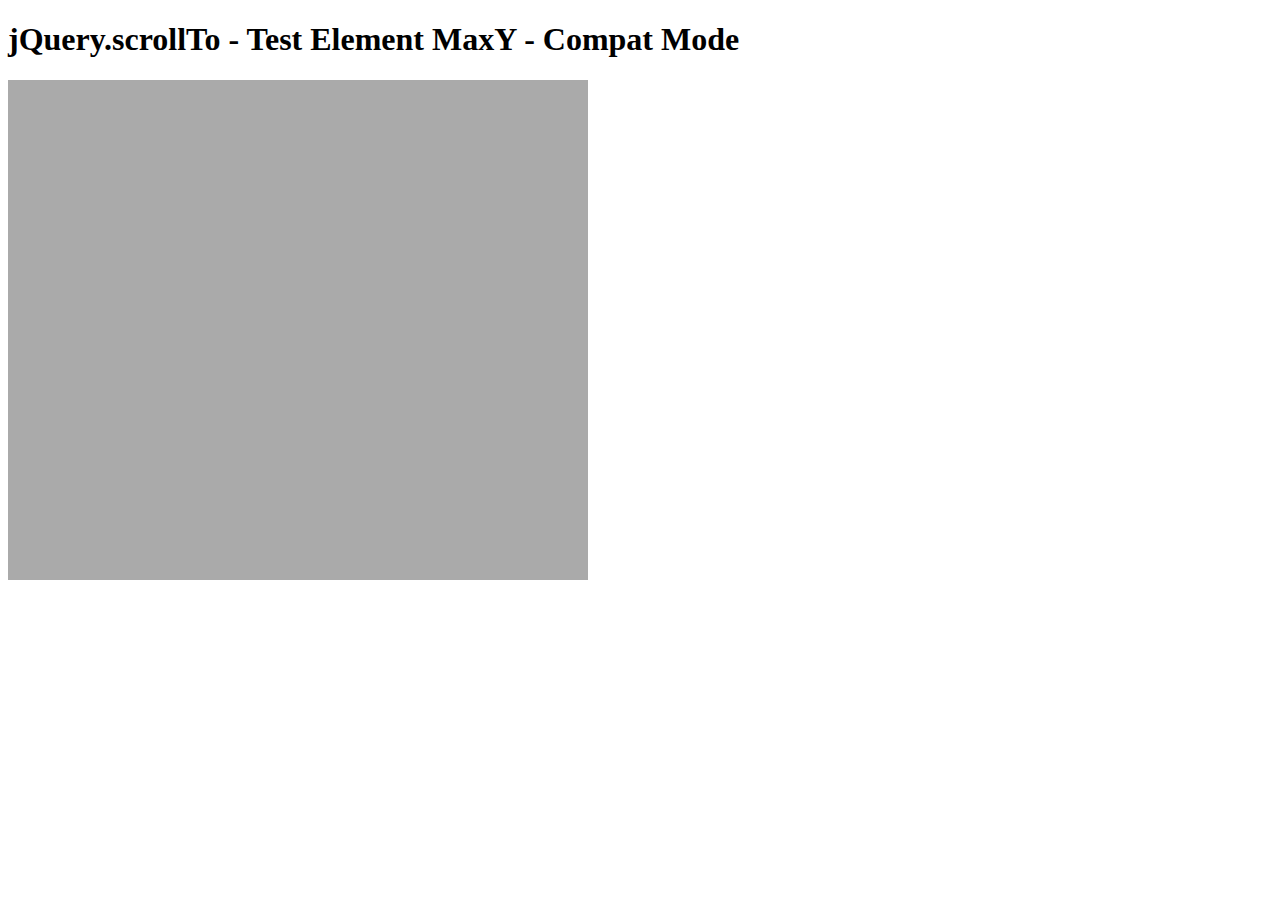
<file: OnlyHuman/js/jquery.scrollTo-master/tests/ElemMaxY-compat.html>
<!DOCTYPE html PUBLIC "-//W3C//DTD XHTML 1.0 Transitional//EN" "http://www.w3.org/TR/xhtml1/DTD/xhtml1-transitional.dtd">
<html xmlns="http://www.w3.org/1999/xhtml">
<head>
	<meta http-equiv="Content-Type" content="text/html; charset=iso-8859-1" />
	<title>jQuery.scrollTo - Test Element MaxY - Compat Mode</title>
	<script type="text/javascript" src="https://code.jquery.com/jquery-1.11.0.js"></script>
	<script type="text/javascript" src="../jquery.scrollTo.js"></script>
	<script type="text/javascript" src="test.js"></script>
</head>
<body>
	<h1>jQuery.scrollTo - Test Element MaxY - Compat Mode</h1>
	
	<div id="viewport" style="width:600px;height:500px;overflow: auto">
		<div id="ua" style="height:1500px; width:500px; padding:0 40px; background-color:#AAA">
			&nbsp;
		</div>
	</div>
	<script type="text/javascript">
		$('#viewport').test();
	</script>
</html>
</file>
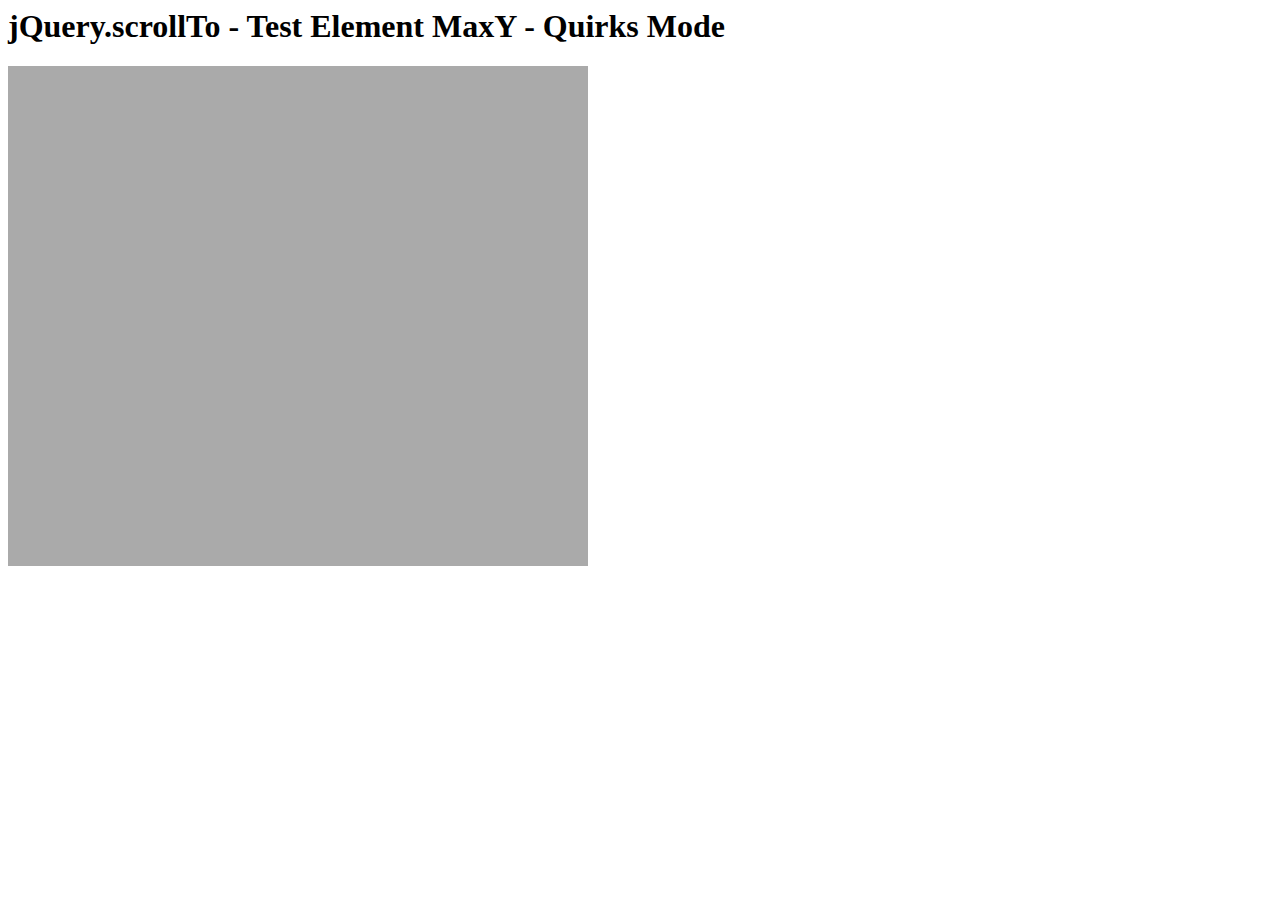
<file: OnlyHuman/js/jquery.scrollTo-master/tests/ElemMaxY-quirks.html>
<html>
<head>
	<meta http-equiv="Content-Type" content="text/html; charset=iso-8859-1" />
	<title>jQuery.scrollTo - Test Element MaxY - Quirks Mode</title>
	<script type="text/javascript" src="https://code.jquery.com/jquery-1.11.0.js"></script>
	<script type="text/javascript" src="../jquery.scrollTo.js"></script>
	<script type="text/javascript" src="test.js"></script>
</head>
<body>
	<h1>jQuery.scrollTo - Test Element MaxY - Quirks Mode</h1>
	
	<div id="viewport" style="width:600px;height:500px;overflow: auto">
		<div id="ua" style="height:1500px; width:500px; padding:0 40px; background-color:#AAA">
			&nbsp;
		</div>
	</div>
	<script type="text/javascript">
		$('#viewport').test();
	</script>
</html>
</file>
<file: OnlyHuman/css/style.css>
body{
	width: 1313px;
	height: 734px;
	background-color: #fff ;
	margin: 0;
	padding: 0;

}

#container {
	margin-top: 0px;
	/*position: fixed;*/
/*	z-index: -1;*/
}

.disclaimer {
	width: 400px;
	height:805px;
	margin-top: 0px;
	background-color: #000;
/*	z-index: 1;*/
	margin-left: 40vw;
	margin-right: 40vw;
}


/*#box{
	width: 400px;
	height:800px;
	background-color: #000;
	position:relative;
	z-index: 10;
	opacity: 0.8;

}*/



#lightbox {
    position:fixed; /* keeps the lightbox window in the current viewport */
    top:0; 
    left:0; 
    width:100%; 
    height:100%; 
  /*  margin-left: 25vw;
    margin-right: 50vw;*/
/*    background: url('assets/overlay.png'); */
   
    text-align:center;
    z-index: 999;
}

#lightbox h1{
	font-family: 'Open Sans', sans-serif;
	font-weight: 300;
	font-size: 2.5em;
	color: white;
	letter-spacing: 8px;
	margin-top: 8vh;


}

#close img{
	margin-top: 40px;
/*	position: relative;
*/	width: 5vw;
	transition:.5s;

}


#close img:hover{
	margin-top: 40px;
/*	position: relative;
*/	width: 5vw;

    transform: scale(1.5) ;

}


#lightbox span{
	font-family: 'Open Sans', sans-serif;
	font-weight: 700;
	font-size: 1em;
	letter-spacing: 3px;
	color: white;
	position: relative;
	margin-top: 10px;
	line-height: 40px;

}

#map img{
	width: 40vw;
	margin-top: -8vh;
	position: relative;
}

#instructions{
	font-family: 'Open Sans Light 300', sans-serif;
	font-weight: 300;
	font-size: 0.8em;
	color: white;
	line-height: 30px;
	letter-spacing: 1px;

}
</file>
<file: final/parse-js-blank/css/styles.css>
body {
    background: #eee;
    text-align: center;
    padding: 0 25px;
}

#main {
    width: 500px;
    margin: auto;
    text-align: left;
    background: white;
    padding: 50px 60px;
    border: solid #ddd;
    border-width: 0 1px 1px 1px;
}

#main h1 {
    margin-top: 0;
    font-size: 35px;
}

#main ul {
    padding-left: 20px;
}

#main .error {
    border: 1px solid red;
    background: #FDEFF0;
    padding: 20px;
}

#main .success {
    margin-top: 25px;
}

#main .success code {
    font-size: 12px;
    color: green;
    line-height: 13px;
}
</file>
<file: OnlyHuman/js/jquery.scrollTo-master/demo/css/style.css>
body{
	padding:5px;
	height:1600px;
	font-family: Verdana, sans-serif;
	background-color: #DDD;
}
ul,li,h1,h2,h3,h4,p{
	list-style:none;
	padding:0;
	margin:0;
}
.part{
	border:1px solid black;
	background-color:white;
}
	.part h3,
	.part h4,
	.part h4 a {
		color:#933;
	}
#toc{
	display:block;
	padding:10px;
	position:relative;
	margin:15px 0;
	float:left;
	width:305px;
}
	#toc h3{
		padding-bottom:10px;
	}
	#toc h3 strong{
		font-size:13px;
		color:black;
	}
#links{
	border:1px solid black;
	width:210px;
	padding:10px;
	float:right;
	margin-top:-30px;
}
	#links h3{
		color:#933;
	}
	#links ul{
		padding: 8px 0 3px 20px;
	}
	#links li{
		list-style-type:circle;
	}
	#links a{
		color:#69C;
	}
	
	#toc li, #links li{
		list-style-type:circle;
		padding-left:5px;
		margin-left:15px;
	}
		#toc a{
			color:#69C;
		}
.section{
	border:1px black solid;
	width:950px;
	padding:10px;
	margin: 5px 0;
	position:relative;
	clear:both;
}
	.section h3{
		margin-bottom:10px;
		margin-left: 8px;
	}
	.section h4{
		margin:10px 0 10px 8px;
	}
	.section li{
		float:left;
	}
	.pane{
		overflow:auto;
		clear:left;
		margin: 10px 0 0 10px;
		position:relative;
		width:826px;
		height:322px;
	}
ul.elements{
	background-color:#5B739C;
}
	ul.elements li{
		width:200px;
		height:100px;
		font-weight:bolder;
		border:1px black solid;
		text-align:center;
		padding:50px;
		position:relative;
		background-color:#DDD;
	}
		ul.elements li a{
			bottom:20px;
			color:#933;
			font-size:12px;
			left:125px;
			position:absolute;
		}
		ul.elements li p{
			color:#666;
		}
	#pane-settings ul.elements li{
		margin:5px;
	}
	#pane-settings{
		margin-bottom:10px;
	}
ul.links{
	height:20px;
	overflow:hidden;
	padding-left: 5px;
}
	ul.links a{
		color:#69C;
		margin:0 0 0 5px;
	}
.clear{
	clear:left;
}
h3 span{
	position:absolute;			
}
.message{
	background:#EEE;
	border:1px solid #999;
	color:#333;
	font-size:12px;
	font-weight:normal;
	padding:1px;
	margin-top:2px;
}

h1{
	color:#5B739C;
}
h1 strong{
	font-size:13px;
	color:#777;
}
</file>
<file: final/css/setup.css>
@import url(http://fonts.googleapis.com/css?family=Montserrat);
header {
	background-color: #88FFC0;
	height: 300px;
	margin-left: -10px;
	width: 1290px;
	margin-top: -10px;
}

header img {
	margin-top: 30px;
	margin-bottom: -50px;
}

h1 {
	text-align: center;
	font-size: 80px;
	font-family: "Montserrat";
	color: black;
	height: 50px;
	text-transform: uppercase;
	letter-spacing: 35px;
	margin-top: -23px;
	padding-top: 100px;
}

h2 {
	text-align: center;
	font-family: "maven pro light";
	text-transform: uppercase;
	font-size: 40px;
	margin-bottom: -20px;
	padding-bottom: 40px;
	margin-top: 70px;
}

h3 {
	text-align: center;
	font-family: "Didot";
	font-size: 24px;
	font-style: italic;
}


li{
	list-style: none;
	margin-bottom: 20px;
	display: inline-block;
	margin-left: 20px;
	margin-right: 40px;
}

button {
  padding: 5px 20px 5px 20px;
  color: #000;
  background-color: #88FFC0;
  font-size: 15px;
  text-align: center;
  font-family: roboto;
  width: 15%;
  /*border: 1px solid #000;
  border-width: 2px 2px 2px;*/
  margin-bottom: 10px;
}

#signup {

}

#listaproject a {
	padding: 5px 20px 5px 20px;
  color: #000;
  background-color: #88FFC0;
  font-size: 15px;
  text-align: center;
  font-family: roboto;
  width: 100%;
  /*border: 1px solid #000;
  border-width: 2px 2px 2px;*/
  text-decoration: none;
}

#current-user{
	float: right;
	margin-top: 20px;
	font-family: roboto;
	font-size: 20px;
	margin-bottom: 20px;
}

#areasofinterest a {
	padding: 5px 20px 5px 15px;
	margin-bottom: 70px;
  color: #000;
  background-color: #88FFC0;
  font-size: 15px;
  text-align: center;
  font-family: roboto;
  width: 100%;
  /*border: 1px solid #000;
  border-width: 2px 2px 2px;*/
  text-decoration: none;
}

footer {
	height: 70px;
	width: 100%;
	background-color: white;
	margin-top: 30px;
}

form {
  margin-bottom: 30px;
  border: none;
/*  display: inline-block;
*/  text-align: center;
  font-family: roboto;
  margin-right: 100px;
  margin-left: 100px;
  margin-bottom: 10px;
}



legend {
  font-size: 1.4em;
  margin-bottom: 10px;
  font-family: roboto;
  
}

label {
  display: block;
  margin-bottom: 8px;
  margin-top: 10px;
  height: 20px;
  margin-left: 0px;
}

input {
	margin-bottom: 20px;
	display: inline-block;
	margin-left: 0px;
}

textarea {
	margin-left: 0px;
}

.number {
  background-color: #88FFC0;
  color: #000;
  height: 30px;
  width: 30px;
  display: inline-block;
  font-size: 0.8em;
  margin-right: 10px;
  line-height: 30px;
 font-family: roboto;
  text-shadow: 0 1px 0 rgba(255,255,255,0.2);
  border-radius: 100%;
  text-align: center;
}

.light {
	display: inline-block;
	text-align: left;


}

footer a {
	font-size: 50px;
	text-decoration: none;
	color: black;
	font-family: roboto;
}

input {
	margin-bottom: 10px;
}
/*.circle1{
	width: 130px;
	height: 130px;
	margin: 90px 20px 20px 20px;
	border-radius: 100%;
	background: red;
	position: absolute;
}*/


/*#circles li:active {
	border: 3px solid black;
}*/




/*.circle1 { 
	width: 130px;
	height: 130px;
	margin: 90px 20px 20px 20px;
	border-radius: 100%;
	background: red;
	position: absolute;
	border:none;

}*/


/*.circle1:active {
	width: 130px;
	height: 130px;
	margin: 90px 20px 20px 20px;
	border-radius: 100%;
	background: red;
	position: absolute;
	border: 3px solid black;
}*/

#circle1 {
	width: 130px;
	height: 130px;
	margin: 20px 20px 20px 20px;
	border-radius: 100%;
	background: #EDC298;
	position: relative;
	border-style: solid;
	border-color: white;
}

#circle1 p {
	font-family: roboto;
	font-size: 15px;
	color: black;
	text-align: center;
	margin-top: 50px;
}


#circle2 {
	width: 130px;
	height: 130px;
	margin: 20px 20px 20px 20px;
	border-radius: 100%;
	background: #EDC298;
	position: relative;
	border-style: solid;
	border-color: white;
}

#circle2 p {
	font-family: roboto;
	font-size: 15px;
	color: black;
	text-align: center;
	margin-top: 50px;
}

#circle3 {
	width: 130px;
	height: 130px;
	margin: 20px 20px 20px 20px;
	border-radius: 100%;
	background: #EDC298;
	position: relative;
	border-style: solid;
	border-color: white;
}

#circle3 p {
	font-family: roboto;
	font-size: 15px;
	color: black;
	text-align: center;
	margin-top: 50px;
}

#circle4 {
	width: 130px;
	height: 130px;
	margin: 20px 20px 20px 20px;
	border-radius: 100%;
	background: #EDC298;
	position: relative;
	border-style: solid;
	border-color: white;
}

#circle4 p {
	font-family: roboto;
	font-size: 15px;
	color: black;
	text-align: center;
	margin-top: 50px;
}

#circle5 {
	width: 130px;
	height: 130px;
	margin: 20px 20px 20px 20px;
	border-radius: 100%;
	background: #EDC298;
	position: relative;
	border-style: solid;
	border-color: white;
}

#circle5 p {
	font-family: roboto;
	font-size: 15px;
	color: black;
	text-align: center;
	margin-top: 50px;
}

#circle6 {
	width: 130px;
	height: 130px;
	margin: 20px 20px 20px 20px;
	border-radius: 100%;
	background: #EDC298;
	position: relative;
	border-style: solid;
	border-color: white;
}

#circle6 p {
	font-family: roboto;
	font-size: 15px;
	color: black;
	text-align: center;
	margin-top: 50px;
}

#circle7 {
	width: 130px;
	height: 130px;
	margin: 20px 20px 20px 20px;
	border-radius: 100%;
	background: #EDC298;
	position: relative;
	border-style: solid;
	border-color: white;

}

#circle7 p {
	font-family: roboto;
	font-size: 15px;
	color: black;
	text-align: center;
	margin-top: 50px;
}

#circle8 {
	width: 130px;
	height: 130px;
	margin: 20px 20px 20px 20px;
	border-radius: 100%;
	background: #EDC298;
	position: relative;
	border-style: solid;
	border-color: white;
}

#circle8 p {
	font-family: roboto;
	font-size: 15px;
	color: black;
	text-align: center;
	margin-top: 50px;
}

#circle9 {
	width: 130px;
	height: 130px;
	margin: 20px 20px 20px 20px;
	border-radius: 100%;
	background: #EDC298;
	position: relative;
	border-style: solid;
	border-color: white;
}

#circle9 p {
	font-family: roboto;
	font-size: 15px;
	color: black;
	text-align: center;
	margin-top: 50px;
}

#circle10 {
	width: 130px;
	height: 130px;
	margin: 20px 20px 20px 20px;
	border-radius: 100%;
	background: #EDC298;
	position: relative;
	border-style: solid;
	border-color: white;
}

#circle10 p {
	font-family: roboto;
	font-size: 15px;
	color: black;
	text-align: center;
	margin-top: 50px;
}

#circle11 {
	width: 130px;
	height: 130px;
	margin: 20px 20px 20px 20px;
	border-radius: 100%;
	background: #EDC298;
	position: relative;
	border-style: solid;
	border-color: white;
}

#circle11 p {
	font-family: roboto;
	font-size: 15px;
	color: black;
	text-align: center;
	margin-top: 50px;
}

#circle12 {
	width: 130px;
	height: 130px;
	margin: 20px 20px 20px 20px;
	border-radius: 100%;
	background: #EDC298;
	position: relative;
	border-style: solid;
	border-color: white;
}

#circle12 p {
	font-family: roboto;
	font-size: 15px;
	color: black;
	text-align: center;
	margin-top: 50px;
}

#circle13 {
	width: 130px;
	height: 130px;
	margin: 20px 20px 20px 20px;
	border-radius: 100%;
	background: #9BDFEA;
	position: relative;
	border-style: solid;
	border-color: white;
}

#circle13 p {
	font-family: roboto;
	font-size: 15px;
	color: black;
	text-align: center;
	margin-top: 50px;
}

#circle14 {
	width: 130px;
	height: 130px;
	margin: 20px 20px 20px 20px;
	border-radius: 100%;
	background: #9BDFEA;
	position: relative;
	border-style: solid;
	border-color: white;
}

#circle14 p {
	font-family: roboto;
	font-size: 15px;
	color: black;
	text-align: center;
	margin-top: 60px;
}

#circle15 {
	width: 130px;
	height: 130px;
	margin: 20px 20px 20px 20px;
	border-radius: 100%;
	background: #9BDFEA;
	position: relative;
	border-style: solid;
	border-color: white;
}

#circle15 p {
	font-family: roboto;
	font-size: 15px;
	color: black;
	text-align: center;
	margin-top: 60px;
}

#circle15 {
	width: 130px;
	height: 130px;
	margin: 20px 20px 20px 20px;
	border-radius: 100%;
	background: #9BDFEA;
	position: relative;
	border-style: solid;
	border-color: white;
}

#circle15 p {
	font-family: roboto;
	font-size: 15px;
	color: black;
	text-align: center;
	margin-top: 60px;
}

#circle15 {
	width: 130px;
	height: 130px;
	margin: 20px 20px 20px 20px;
	border-radius: 100%;
	background: #9BDFEA;
	position: relative;
	border-style: solid;
	border-color: white;
}

#circle15 p {
	font-family: roboto;
	font-size: 15px;
	color: black;
	text-align: center;
	margin-top: 60px;
}

#circle15 {
	width: 130px;
	height: 130px;
	margin: 20px 20px 20px 20px;
	border-radius: 100%;
	background: #9BDFEA;
	position: relative;
	border-style: solid;
	border-color: white;
}

#circle15 p {
	font-family: roboto;
	font-size: 15px;
	color: black;
	text-align: center;
	margin-top: 60px;
}

#circle15 {
	width: 130px;
	height: 130px;
	margin: 20px 20px 20px 20px;
	border-radius: 100%;
	background: #9BDFEA;
	position: relative;
	border-style: solid;
	border-color: white;
}

#circle15 p {
	font-family: roboto;
	font-size: 15px;
	color: black;
	text-align: center;
	margin-top: 60px;
}

#circle16 {
	width: 130px;
	height: 130px;
	margin: 20px 20px 20px 20px;
	border-radius: 100%;
	background: #9BDFEA;
	position: relative;
	border-style: solid;
	border-color: white;
}

#circle16 p {
	font-family: roboto;
	font-size: 15px;
	color: black;
	text-align: center;
	margin-top: 60px;
}

#circle17 {
	width: 130px;
	height: 130px;
	margin: 20px 20px 20px 20px;
	border-radius: 100%;
	background: #9BDFEA;
	position: relative;
	border-style: solid;
	border-color: white;
}

#circle17 p {
	font-family: roboto;
	font-size: 15px;
	color: black;
	text-align: center;
	margin-top: 60px;
}

#circle18 {
	width: 130px;
	height: 130px;
	margin: 20px 20px 20px 20px;
	border-radius: 100%;
	background: #9BDFEA;
	position: relative;
	border-style: solid;
	border-color: white;
}

#circle18 p {
	font-family: roboto;
	font-size: 15px;
	color: black;
	text-align: center;
	margin-top: 60px;
}

#circle19 {
	width: 130px;
	height: 130px;
	margin: 20px 20px 20px 20px;
	border-radius: 100%;
	background: #9BDFEA;
	position: relative;
	border-style: solid;
	border-color: white;
}

#circle19 p {
	font-family: roboto;
	font-size: 15px;
	color: black;
	text-align: center;
	margin-top: 60px;
}

#circle20 {
	width: 130px;
	height: 130px;
	margin: 20px 20px 20px 20px;
	border-radius: 100%;
	background: #9BDFEA;
	position: relative;
	border-style: solid;
	border-color: white;
}

#circle20 p {
	font-family: roboto;
	font-size: 15px;
	color: black;
	text-align: center;
	margin-top: 60px;
}

#circle21 {
	width: 130px;
	height: 130px;
	margin: 20px 20px 20px 20px;
	border-radius: 100%;
	background: #9BDFEA;
	position: relative;
	border-style: solid;
	border-color: white;
}

#circle21 p {
	font-family: roboto;
	font-size: 15px;
	color: black;
	text-align: center;
	margin-top: 60px;
}

#filters {
	padding-top: 40px;
	padding-bottom: 40px;
	text-align: left;
	margin-left: 510px;
	word-spacing: 20px;
}

#time{
	margin-right: 20px;
	text-align: center;
}

#open {
	margin-right: 20px;
	text-align: center;
}

#site {
	margin-right: 20px;
	text-align: center;

}

#remote {
	margin-right: 20px;
	text-align: center;

}

#bud {
	margin-right: 20px;
	text-align: center;

}

#radio {
	margin-right: 20px;
	text-align: center;

}



/*input[type=checkbox]:checked ~ .circle1 {
	color: red;
}*/

/*.circle1.click {
	width: 130px;
	height: 130px;
	margin: 90px 20px 20px 20px;
	border-radius: 100%;
	background: red;
	position: absolute;
	border: 3px solid black;
}*/



/*
img { 
padding: 5px;}

img.click {
	padding: 5px;
	border: 5px solid red; 
}*/
</file>
<file: final/css/profile.css>
@import url(http://fonts.googleapis.com/css?family=Montserrat);
header {
	background-color: #88FFC0;
	height: 300px;
	margin-left: -10px;
	width: 1290px;
	margin-top: -10px;
}

header img {
	margin-top: 30px;
	margin-bottom: -50px;
}

h1 {
	text-align: center;
	font-size: 70px;
	font-family: "Montserrat";
	color: black;
	height: 50px;
	text-transform: uppercase;
	letter-spacing: 35px;
	margin-top: -23px;
	padding-top: 100px;
}

h2 {
	text-align: center;
	font-family: "maven pro light";
	text-transform: uppercase;
	font-size: 30px;
	margin-bottom: 0px;
	padding-bottom: 0px;
}

footer {
	height: 70px;
	width: 100%;
	background-color: white;
}


li{
	list-style: none;
	margin-bottom: 10px;
	display: inline-block;
	margin-left: 20px;
	margin-right: 40px;
}


p {
	font-family: roboto;
	text-align: left;
	font-size: 15px;
	margin-top: 20px;
}

#current-user{
	float: right;
	margin-top: 20px;
	font-family: roboto;
	font-size: 20px;
	margin-bottom: 50px;
	margin-right: 20px;
	font-weight: bold;
}

#location p {
	text-align: center;
}

#loc {
	text-align: center;
}

#hours {
	text-align: center;
}

#ourgoals h2 {
	padding-bottom: 20px;
}
#ourgoals p {
	text-align: left;
	margin-right: 390px;
	margin-left: 340px;
}
#ourgoals li {
	margin-top: 10px;
	font-family: roboto;
	text-align: left;
	font-size: 13px;
	width: 600px;
	margin-right: 300px;
	margin-left: 300px;
	list-style: initial;
}

#pic {
	margin-top: 40px;
	margin-left: 500px;

}

#description {
	width: 600px;
	text-align: center;
	font-size: 13px;
	font-family: roboto;
	margin-left: 320px;
	margin-right: 320px;
	margin-bottom: 30px;
}

#feed {
	float: left;
	width: 40%;
	margin-left: 110px;
	height:560px;
	border: 2px solid black;
	margin-top: 50px;
	margin-bottom: 50px;

}

#feed2{
	float: right;
	width: 40%;
	height: 560px;
	margin-right: 110px;
	border: 2px solid black;
	margin-top: 50px;
	margin-bottom: 50px;


}

#mapwrap {
	height: 340px;
}



#map {
	 position:absolute; 
	 top: 0;
	 bottom: 0;
	 height: 40%;
	 width:70%;
	 margin-top: 700px;
	 margin-left: -120px;
	 margin-bottom: 100px;

}

#description h3 {
	text-align: left;
}

#feed2 h2 {
	margin-bottom: 50px;

}


#feed2 li {
	margin-top: -67px;


}

#feed2 p {
	margin-top: -20px;
	font-size: 20px;

}

#feed li:hover {
	opacity: 0.5;
}

*{transition: all 0.3s linear;}

button {
	outline: 0 none;
}

.hidden{
  font-size: 0;
  font-family: roboto;
}


.like-toggle.basic2{
  border: none;
  width: 60px;
  height: 60px;
  font-size: 1em;
  border-radius: 100px;
  background: #ccc;
  color: #000;
  font-family: roboto;
}

.like-active.basic2{
  background: #88FFC0;
  font-family: roboto;
}

.like-toggle.basic2:not(.like-active):hover{
  background: #ccc;
  width: 100px;
  font-family: roboto;
}

 a {
	display: inline-block;
	position: relative;
	margin-left: 20px;
	margin-right: 20px;
}

a:hover {
	opacity: 0.5;
}
</file>
<file: OnlyHuman/imagesliderhome.css>
@import url(https://fonts.googleapis.com/css?family=Open+Sans:400,300,300italic,400italic,600,600italic,700,700italic,800,800italic);

body {
	padding: none;
	margin: none;
	background-color: black;
}

header {
	height: 734px;
}



p {
	font-size: 20px;
	font-family: 'Open Sans';
	font-weight: 300;
	margin-top: -80px;
	margin-bottom: 60px;
	padding-left: 50px;
	padding-right: 50px;
	margin-left: 50px;
	margin-right: 50px;
	color: white;
	letter-spacing: 2px;
}

ul {
	margin-left: -45px;
	margin-right: -19px;
	margin-top: -4px;

}

li {
	list-style: none;
	display: inline-block;
	padding: none;
	margin-left: -4px;
	margin-top: -4px;


}

a {
	text-decoration: none;
}

#people {
	margin-bottom: -5px;
	padding-bottom: 0px;
}

#header {
	width: 100%;
	margin-top: -4px;
	margin-left: -4px;
}

#logo {
	margin-top: 100px;
}

#button {
		text-decoration: none;
		font-size: 15px;
		font-family: 'Open Sans';
		font-weight: 800;
		color: white;
		border: 2px solid red;
		padding: 10px;
		padding-left: 30px;
		padding-right: 30px;
		letter-spacing: 3px;
		 -o-transition:.5s;
  	-ms-transition:.5s;
  	-moz-transition:.5s;
  	-webkit-transition:.5s;
  	/* ...and now for the proper property */
  	transition:.5s;
}

#button:hover {
	background-color: red;

}

#kim {
	background-image: url('people/Kim1.png'); 
	width: 20vw;
	height: 20vw;
	position: relative;
	 -o-transition:.5s;
  	-ms-transition:.5s;
  	-moz-transition:.5s;
  	-webkit-transition:.5s;
  	/* ...and now for the proper property */
  	transition:.5s;
}

#kim:hover {
	background-image: url('people/Kim.png');
	width: 20vw;
	height: 20vw;
	position: relative;
}

#gandhi {
	background-image: url('people/Gandhi1.png'); 
	width: 20vw;
	height: 20vw;
	position: relative;
	 -o-transition:.5s;
  	-ms-transition:.5s;
  	-moz-transition:.5s;
  	-webkit-transition:.5s;
  	/* ...and now for the proper property */
  	transition:.5s;

}

#gandhi:hover {
	background-image: url('people/gandhi.png');
	position: relative;
}

#saddam {
	background-image: url('people/Saddam1.png'); 
	width: 20vw;
	height: 20vw;
	position: relative;
	 -o-transition:.5s;
  	-ms-transition:.5s;
  	-moz-transition:.5s;
  	-webkit-transition:.5s;
  	/* ...and now for the proper property */
  	transition:.5s;

}

#saddam:hover {
	background-image: url('people/Saddam.png');
	position: relative;
}

#walt {
	background-image: url('people/Walt1.png'); 
	width: 20vw;
	height: 20vw;
	position: relative;
	 -o-transition:.5s;
  	-ms-transition:.5s;
  	-moz-transition:.5s;
  	-webkit-transition:.5s;
  	/* ...and now for the proper property */
  	transition:.5s;

}

#walt:hover {
	background-image: url('people/Walt.png');
	position: relative;
}

#wash {
	background-image: url('people/Wash1.png'); 
	width: 20vw;
	height: 20vw;
	position: relative;
	 -o-transition:.5s;
  	-ms-transition:.5s;
  	-moz-transition:.5s;
  	-webkit-transition:.5s;
  	/* ...and now for the proper property */
  	transition:.5s;

}

#wash:hover {
	background-image: url('people/Wash.png');
	position: relative;
}

#cesar {
	background-image: url('people/Cesar1.png'); 
	width: 20vw;
	height: 20vw;
	position: relative;
	 -o-transition:.5s;
  	-ms-transition:.5s;
  	-moz-transition:.5s;
  	-webkit-transition:.5s;
  	/* ...and now for the proper property */
  	transition:.5s;

}

#cesar:hover {
	background-image: url('people/Cesar.png');
	position: relative;
}

#genghis {
	background-image: url('people/Genghis1.png'); 
	width: 20vw;
	height: 20vw;
	position: relative;
	 -o-transition:.5s;
  	-ms-transition:.5s;
  	-moz-transition:.5s;
  	-webkit-transition:.5s;
  	/* ...and now for the proper property */
  	transition:.5s;

}

#genghis:hover {
	background-image: url('people/Genghis.png');
	position: relative;
}

#che {
	background-image: url('people/Che1.png'); 
	width: 20vw;
	height: 20vw;
	position: relative;
	 -o-transition:.5s;
  	-ms-transition:.5s;
  	-moz-transition:.5s;
  	-webkit-transition:.5s;
  	/* ...and now for the proper property */
  	transition:.5s;

}

#che:hover {
	background-image: url('people/Che.png');
	position: relative;
}

#theresa {
	background-image: url('people/Theresa1.png'); 
	width: 20vw;
	height: 20vw;
	position: relative;
	 -o-transition:.5s;
  	-ms-transition:.5s;
  	-moz-transition:.5s;
  	-webkit-transition:.5s;
  	/* ...and now for the proper property */
  	transition:.5s;

}

#theresa:hover {
	background-image: url('people/Theresa.png');
	position: relative;
}

#heinrich {
	background-image: url('people/Heinrich1.png'); 
	width: 20vw;
	height: 20vw;
	position: relative;
	 -o-transition:.5s;
  	-ms-transition:.5s;
  	-moz-transition:.5s;
  	-webkit-transition:.5s;
  	/* ...and now for the proper property */
  	transition:.5s;

}

#heinrich:hover {
	background-image: url('people/Heinrich.png');
	position: relative;
}

#obama {
	background-image: url('people/Obama1.png'); 
	width: 20vw;
	height: 20vw;
	position: relative;
	 -o-transition:.5s;
  	-ms-transition:.5s;
  	-moz-transition:.5s;
  	-webkit-transition:.5s;
  	/* ...and now for the proper property */
  	transition:.5s;

}

#obama:hover {
	background-image: url('people/Obama.png');
	position: relative;
}

#pol {
	background-image: url('people/Pol1.png'); 
	width: 20vw;
	height: 20vw;
	position: relative;
	 -o-transition:.5s;
  	-ms-transition:.5s;
  	-moz-transition:.5s;
  	-webkit-transition:.5s;
  	/* ...and now for the proper property */
  	transition:.5s;

}

#pol:hover {
	background-image: url('people/Pol.png');
	position: relative;
}

#mlk {
	background-image: url('people/MLK1.png'); 
	width: 20vw;
	height: 20vw;
	position: relative;
	 -o-transition:.5s;
  	-ms-transition:.5s;
  	-moz-transition:.5s;
  	-webkit-transition:.5s;
  	/* ...and now for the proper property */
  	transition:.5s;

}

#mlk:hover {
	background-image: url('people/MLK.png');
	position: relative;
}

#lincoln {
	background-image: url('people/Lincoln1.png'); 
	width: 20vw;
	height: 20vw;
	position: relative;
	 -o-transition:.5s;
  	-ms-transition:.5s;
  	-moz-transition:.5s;
  	-webkit-transition:.5s;
  	/* ...and now for the proper property */
  	transition:.5s;

}

#lincoln:hover {
	background-image: url('people/Lincoln.png');
	position: relative;
}

#caligula {
	background-image: url('people/Caligula1.png'); 
	width: 20vw;
	height: 20vw;
	position: relative;
	 -o-transition:.5s;
  	-ms-transition:.5s;
  	-moz-transition:.5s;
  	-webkit-transition:.5s;
  	/* ...and now for the proper property */
  	transition:.5s;

}

#caligula:hover {
	background-image: url('people/Caligula.png');
	position: relative;
}
</file>
<file: OnlyHuman/js/jquery.scrollTo-master/demo/css/style.old.css>
body{
	background-color: #DDD;
}
.container li,div.pane{
	height:200px;
	font-weight:bolder;
	position:relative;
}
ul{
	list-style:none;
	padding:0;
	margin:0;
}
.container a{
	color:black;
	position:absolute;
	bottom:10px;
}
p{
	margin:0;
}
.container{
	border:1px black solid;
	margin:30px;
	overflow:auto;
	position:relative;
	width:80%;
	height:300px;
}
	.container ul{
		padding:0;
	}
#x{
	height:217px;
}
	#x li,#xy li{
		width:300px;
		float:left;
	}

h1{
	color:#5B739C;
}
h1 strong{
	font-size:13px;
	color:#777;
}

#links{
	border:1px solid black;
	width:210px;
	padding:10px;
	float:right;
	margin-top:-55px;
	background-color:white;
}
	#links h3{
		color:#933;
		margin:5px;
	}
	#links ul{
		padding: 8px 0 3px 20px;
	}
	#links li{
		list-style-type:circle;
	}
	#links a{
		color:#69C;
	}
</file>
